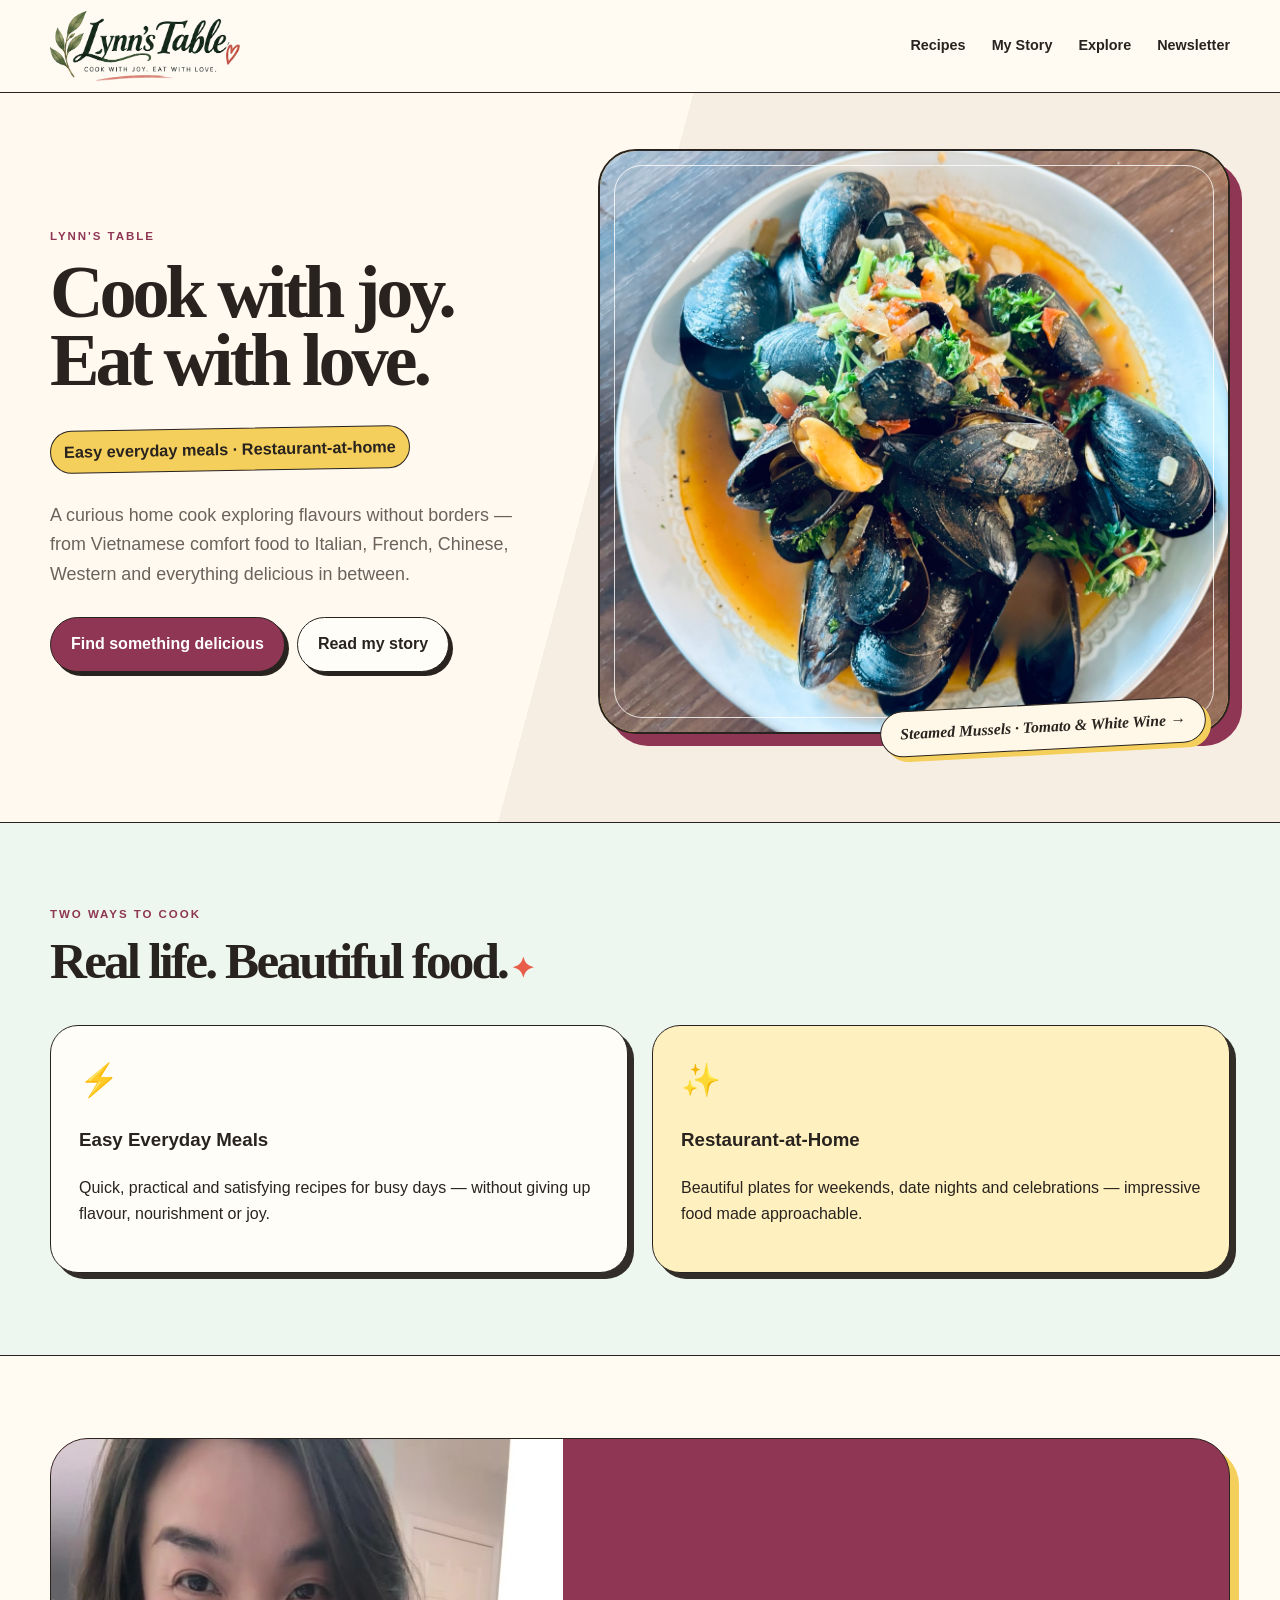
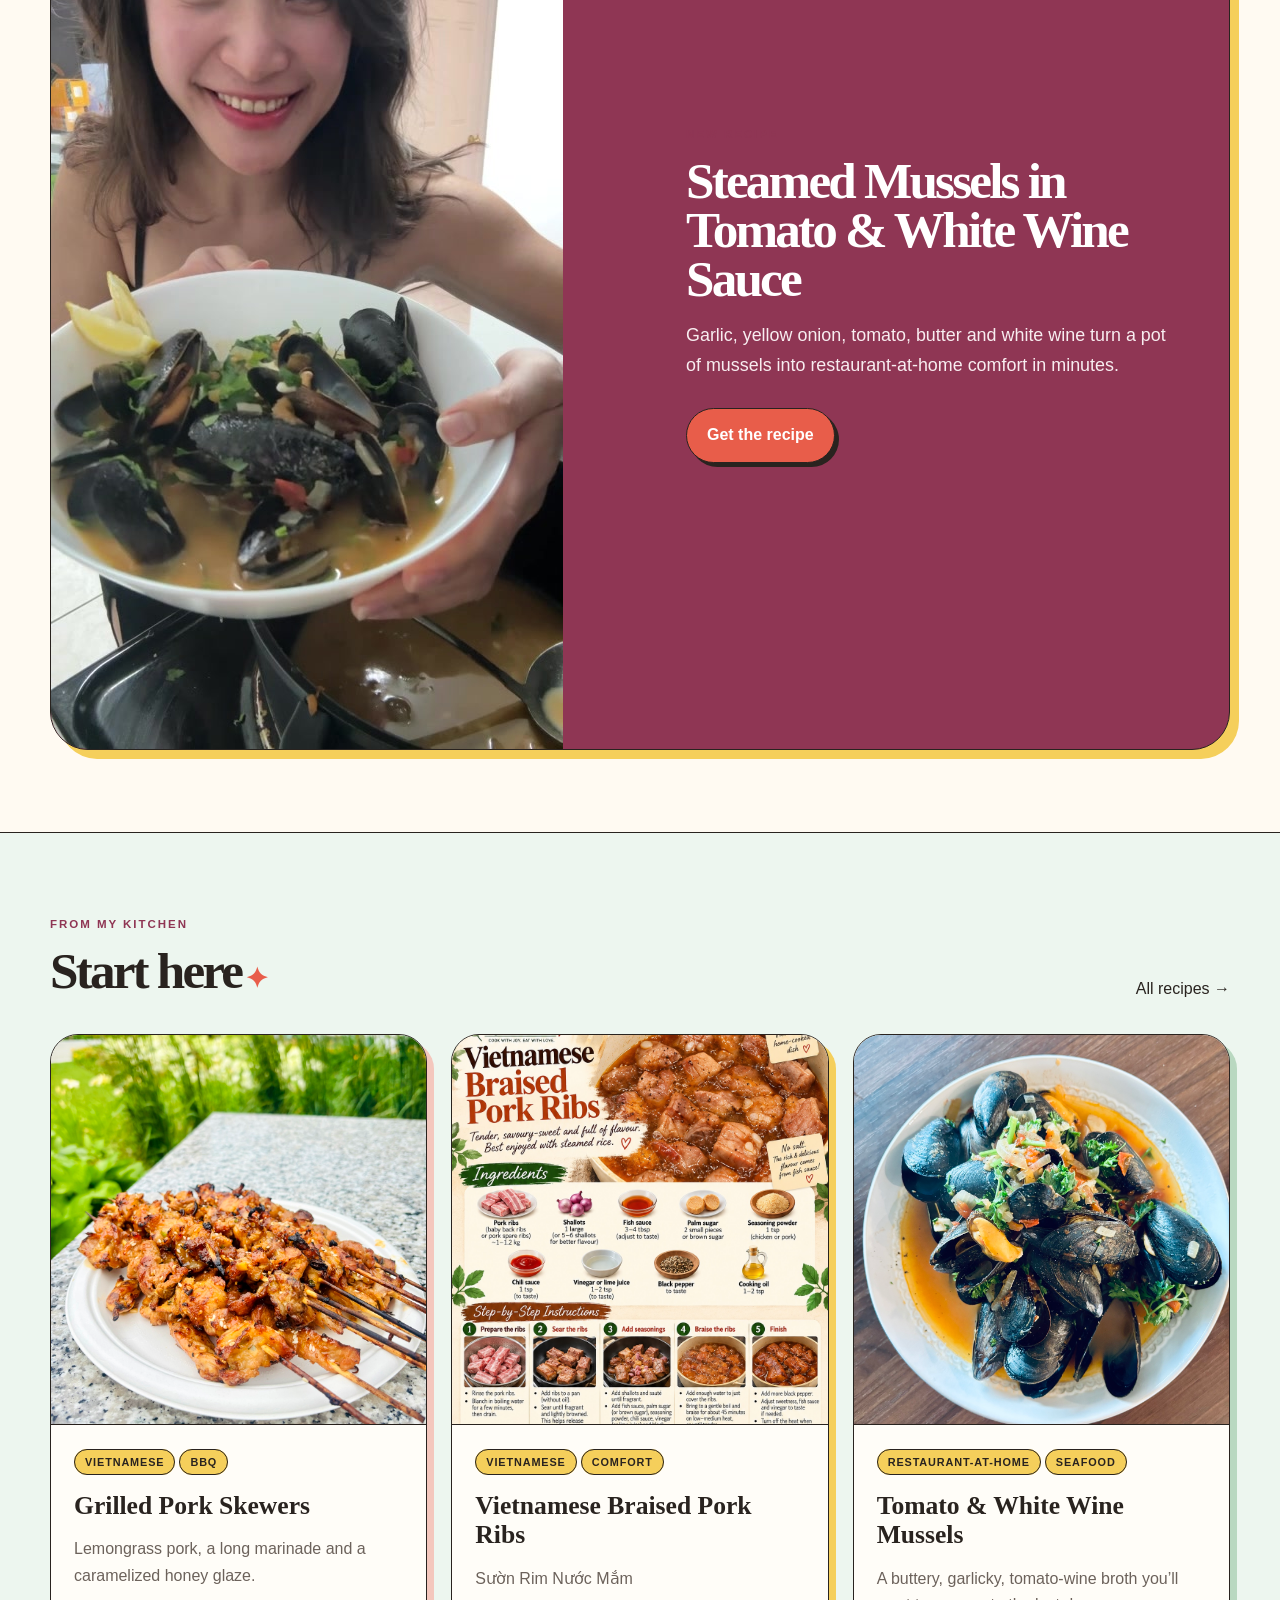
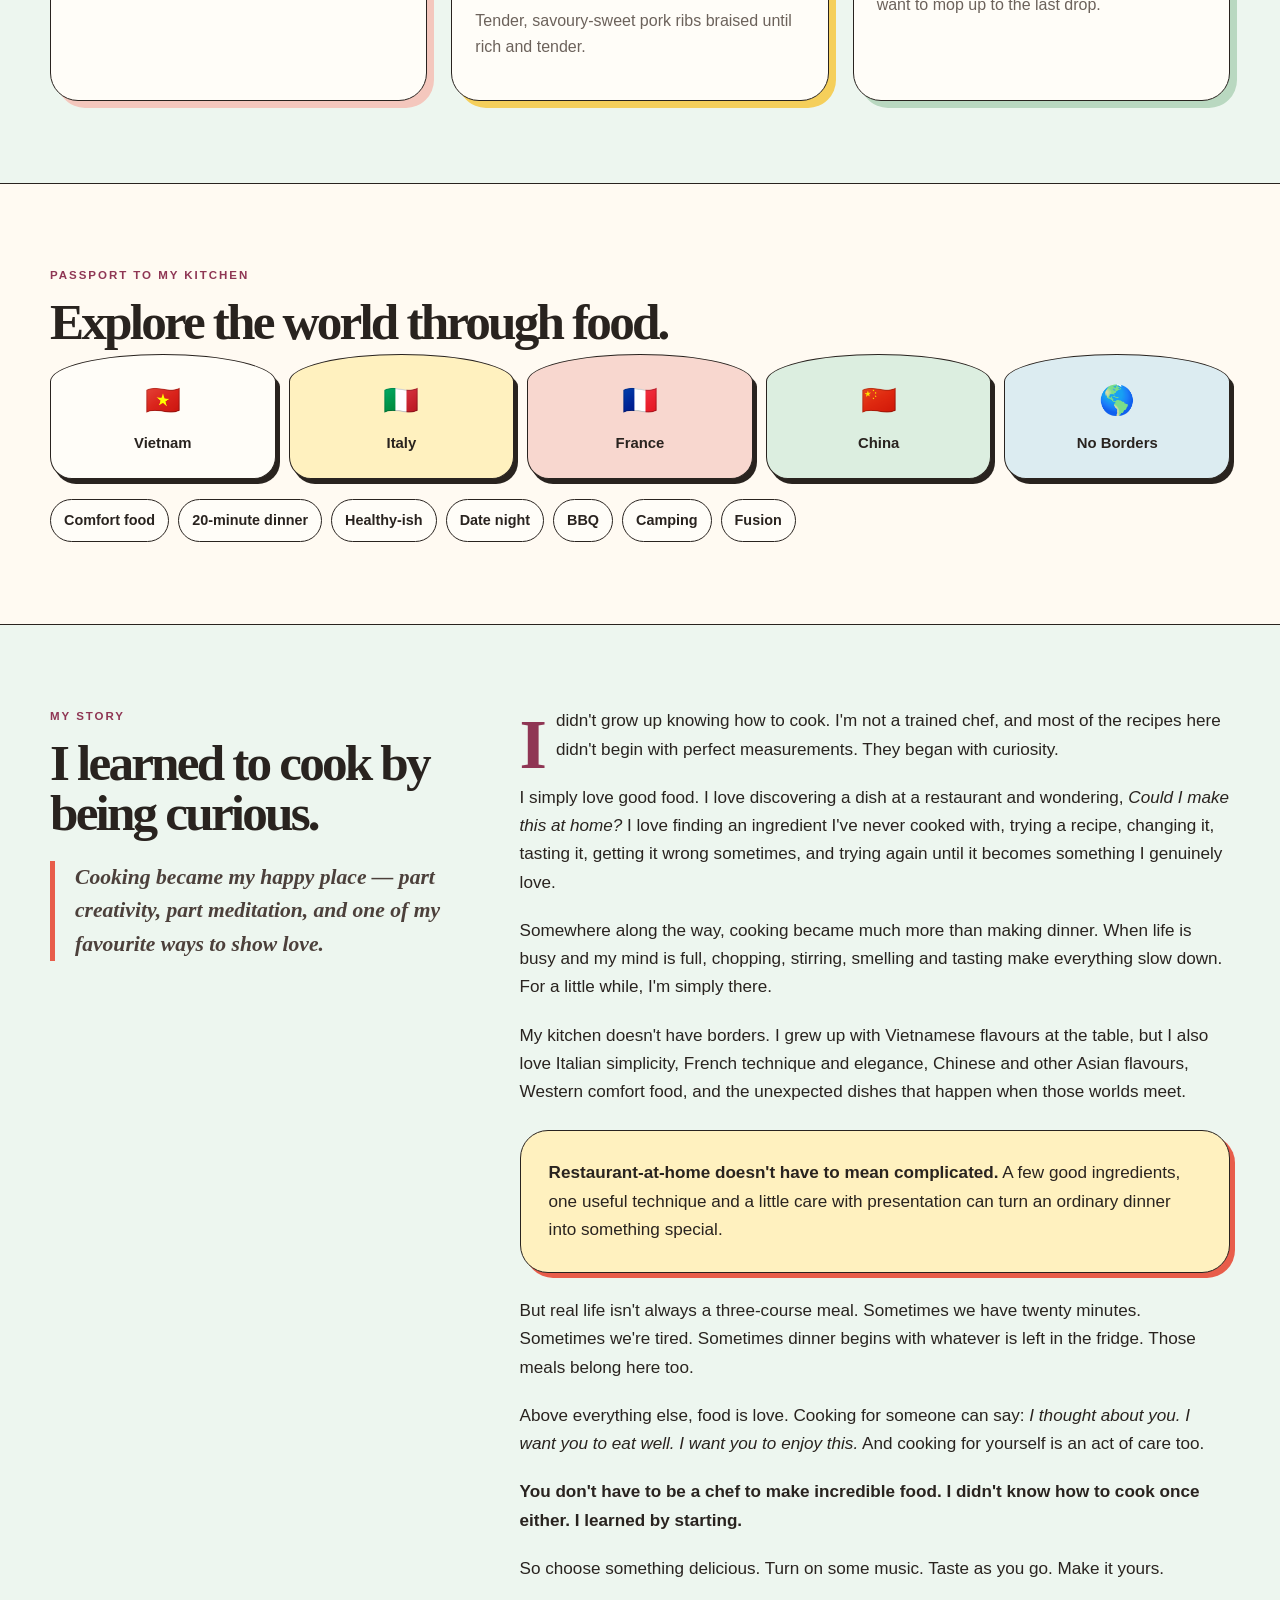
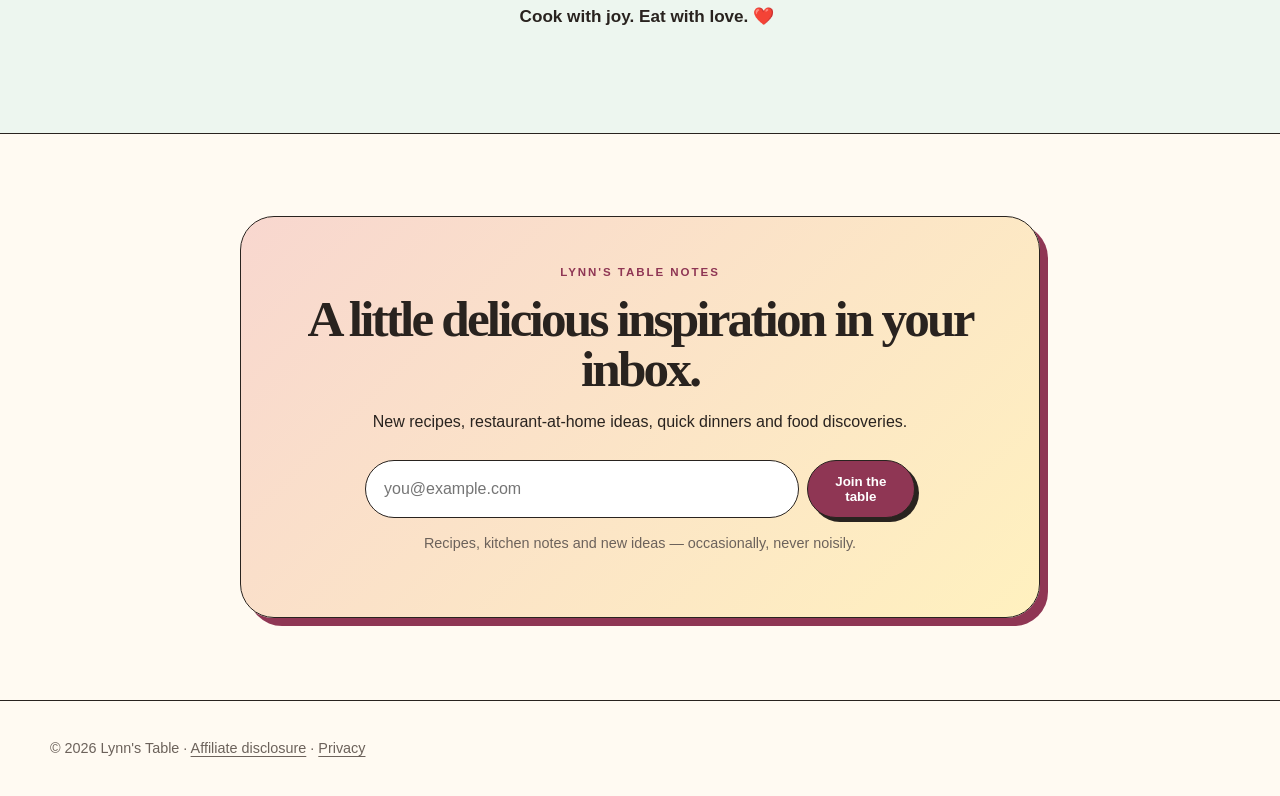
<file: index.html>
<!doctype html><html lang="en"><head><meta charset="utf-8"><meta name="viewport" content="width=device-width,initial-scale=1"><title>Lynn's Table — Cook with joy. Eat with love.</title><meta name="description" content="Easy everyday meals and restaurant-at-home recipes inspired by flavours from around the world."><link rel="canonical" href="https://lynns-table.lytho-ht.workers.dev/"><meta property="og:type" content="website"><meta property="og:title" content="Lynn's Table — Cook with joy. Eat with love."><meta property="og:description" content="Easy everyday meals and restaurant-at-home recipes inspired by flavours from around the world."><meta property="og:url" content="https://lynns-table.lytho-ht.workers.dev/"><meta property="og:site_name" content="Lynn's Table"><meta name="twitter:card" content="summary_large_image"><link rel="stylesheet" href="style.css"><link rel="icon" type="image/png" href="favicon.png"><link rel="apple-touch-icon" href="apple-touch-icon.png"></head><body><nav class="nav"><div class="container nav-inner"><a class="brand brand-image" href="index.html" aria-label="Lynn’s Table home"><img src="logo-primary.png" alt="Lynn’s Table — Cook with joy. Eat with love."></a><div class="nav-links"><a href="recipes.html">Recipes</a><a href="index.html#story">My Story</a><a href="index.html#world">Explore</a><a href="index.html#newsletter">Newsletter</a></div><button class="menu-btn" aria-label="Open menu">☰</button></div></nav>
<header class="hero"><div class="container hero-grid"><div><div class="eyebrow">Lynn's Table</div><h1>Cook with joy.<br>Eat with love.</h1><div class="hero-sub">Easy everyday meals · Restaurant-at-home</div><p class="lead">A curious home cook exploring flavours without borders — from Vietnamese comfort food to Italian, French, Chinese, Western and everything delicious in between.</p><div class="cta-row"><a class="btn primary" href="recipes.html">Find something delicious</a><a class="btn ghost" href="#story">Read my story</a></div></div><div class="hero-visual"><div class="hero-frame"><img src="hero-mussels-original.jpeg" alt="Steamed mussels in tomato and white wine sauce made by Lynn"></div><div class="hero-note">Steamed Mussels · Tomato & White Wine →</div></div></div></header>
<section class="section alt"><div class="container"><div class="section-head"><div><div class="eyebrow">Two ways to cook</div><h2>Real life. Beautiful food.</h2></div></div><div class="grid-2"><div class="promise"><div class="icon">⚡</div><h3>Easy Everyday Meals</h3><p>Quick, practical and satisfying recipes for busy days — without giving up flavour, nourishment or joy.</p></div><div class="promise"><div class="icon">✨</div><h3>Restaurant-at-Home</h3><p>Beautiful plates for weekends, date nights and celebrations — impressive food made approachable.</p></div></div></div></section>
<section class="section"><div class="container"><div class="feature-banner"><img src="mussels-clean-7.jpg" alt="Steamed mussels"><div class="feature-copy"><div class="eyebrow">New recipe</div><h2>Steamed Mussels in Tomato & White Wine Sauce</h2><p class="lead">Garlic, yellow onion, tomato, butter and white wine turn a pot of mussels into restaurant-at-home comfort in minutes.</p><div class="cta-row"><a class="btn coral" href="steamed-mussels.html">Get the recipe</a></div></div></div></div></section>
<section class="section alt"><div class="container"><div class="section-head"><div><div class="eyebrow">From my kitchen</div><h2>Start here</h2></div><a href="recipes.html">All recipes →</a></div><div class="grid-3"><a class="card" href="pork-skewers.html"><img src="pork-skewers-start-here.jpeg" alt="Vietnamese pork skewers"><div class="card-body"><span class="tag">Vietnamese</span><span class="tag">BBQ</span><h3>Grilled Pork Skewers</h3><p>Lemongrass pork, a long marinade and a caramelized honey glaze.</p></div></a><a class="card" href="suon-rim.html"><img src="suon-rim-card-en.jpg" alt="Vietnamese Braised Pork Ribs recipe card"><div class="card-body"><span class="tag">Vietnamese</span><span class="tag">Comfort</span><h3>Vietnamese Braised Pork Ribs</h3><p class="vn-name" lang="vi">Sườn Rim Nước Mắm</p><p>Tender, savoury-sweet pork ribs braised until rich and tender.</p></div></a><a class="card" href="steamed-mussels.html"><img src="hero-mussels-original.jpeg" alt="Steamed mussels in tomato and white wine sauce"><div class="card-body"><span class="tag">Restaurant-at-home</span><span class="tag">Seafood</span><h3>Tomato & White Wine Mussels</h3><p>A buttery, garlicky, tomato-wine broth you’ll want to mop up to the last drop.</p></div></a></div></div></section>
<section class="section" id="world"><div class="container"><div class="eyebrow">Passport to my kitchen</div><h2>Explore the world through food.</h2><div class="world-grid"><div class="world-card">🇻🇳<strong>Vietnam</strong></div><div class="world-card">🇮🇹<strong>Italy</strong></div><div class="world-card">🇫🇷<strong>France</strong></div><div class="world-card">🇨🇳<strong>China</strong></div><div class="world-card">🌎<strong>No Borders</strong></div></div><div class="chips" style="margin-top:20px"><span class="chip">Comfort food</span><span class="chip">20-minute dinner</span><span class="chip">Healthy-ish</span><span class="chip">Date night</span><span class="chip">BBQ</span><span class="chip">Camping</span><span class="chip">Fusion</span></div></div></section>
<section class="section alt" id="story"><div class="container story"><div class="story-sticky"><div class="eyebrow">My story</div><h2>I learned to cook by being curious.</h2><div class="quote">Cooking became my happy place — part creativity, part meditation, and one of my favourite ways to show love.</div></div><div class="story-copy"><p class="dropcap">I didn't grow up knowing how to cook. I'm not a trained chef, and most of the recipes here didn't begin with perfect measurements. They began with curiosity.</p><p>I simply love good food. I love discovering a dish at a restaurant and wondering, <em>Could I make this at home?</em> I love finding an ingredient I've never cooked with, trying a recipe, changing it, tasting it, getting it wrong sometimes, and trying again until it becomes something I genuinely love.</p><p>Somewhere along the way, cooking became much more than making dinner. When life is busy and my mind is full, chopping, stirring, smelling and tasting make everything slow down. For a little while, I'm simply there.</p><p>My kitchen doesn't have borders. I grew up with Vietnamese flavours at the table, but I also love Italian simplicity, French technique and elegance, Chinese and other Asian flavours, Western comfort food, and the unexpected dishes that happen when those worlds meet.</p><div class="callout"><strong>Restaurant-at-home doesn't have to mean complicated.</strong> A few good ingredients, one useful technique and a little care with presentation can turn an ordinary dinner into something special.</div><p>But real life isn't always a three-course meal. Sometimes we have twenty minutes. Sometimes we're tired. Sometimes dinner begins with whatever is left in the fridge. Those meals belong here too.</p><p>Above everything else, food is love. Cooking for someone can say: <em>I thought about you. I want you to eat well. I want you to enjoy this.</em> And cooking for yourself is an act of care too.</p><p><strong>You don't have to be a chef to make incredible food. I didn't know how to cook once either. I learned by starting.</strong></p><p>So choose something delicious. Turn on some music. Taste as you go. Make it yours.</p><p><strong>Cook with joy. Eat with love. ❤️</strong></p></div></div></section>
<section class="section" id="newsletter"><div class="container newsletter"><div class="eyebrow">Lynn's Table Notes</div><h2>A little delicious inspiration in your inbox.</h2><p>New recipes, restaurant-at-home ideas, quick dinners and food discoveries.</p><form id="newsletterForm"><input type="email" placeholder="you@example.com" required><button class="btn primary" type="submit">Join the table</button></form><p class="note">Recipes, kitchen notes and new ideas — occasionally, never noisily.</p></div></section>
<footer class="footer"><div class="container">© 2026 Lynn's Table · <a href="disclosure.html">Affiliate disclosure</a> · <a href="privacy.html">Privacy</a></div></footer><script src="script.js"></script></body></html>
</file>
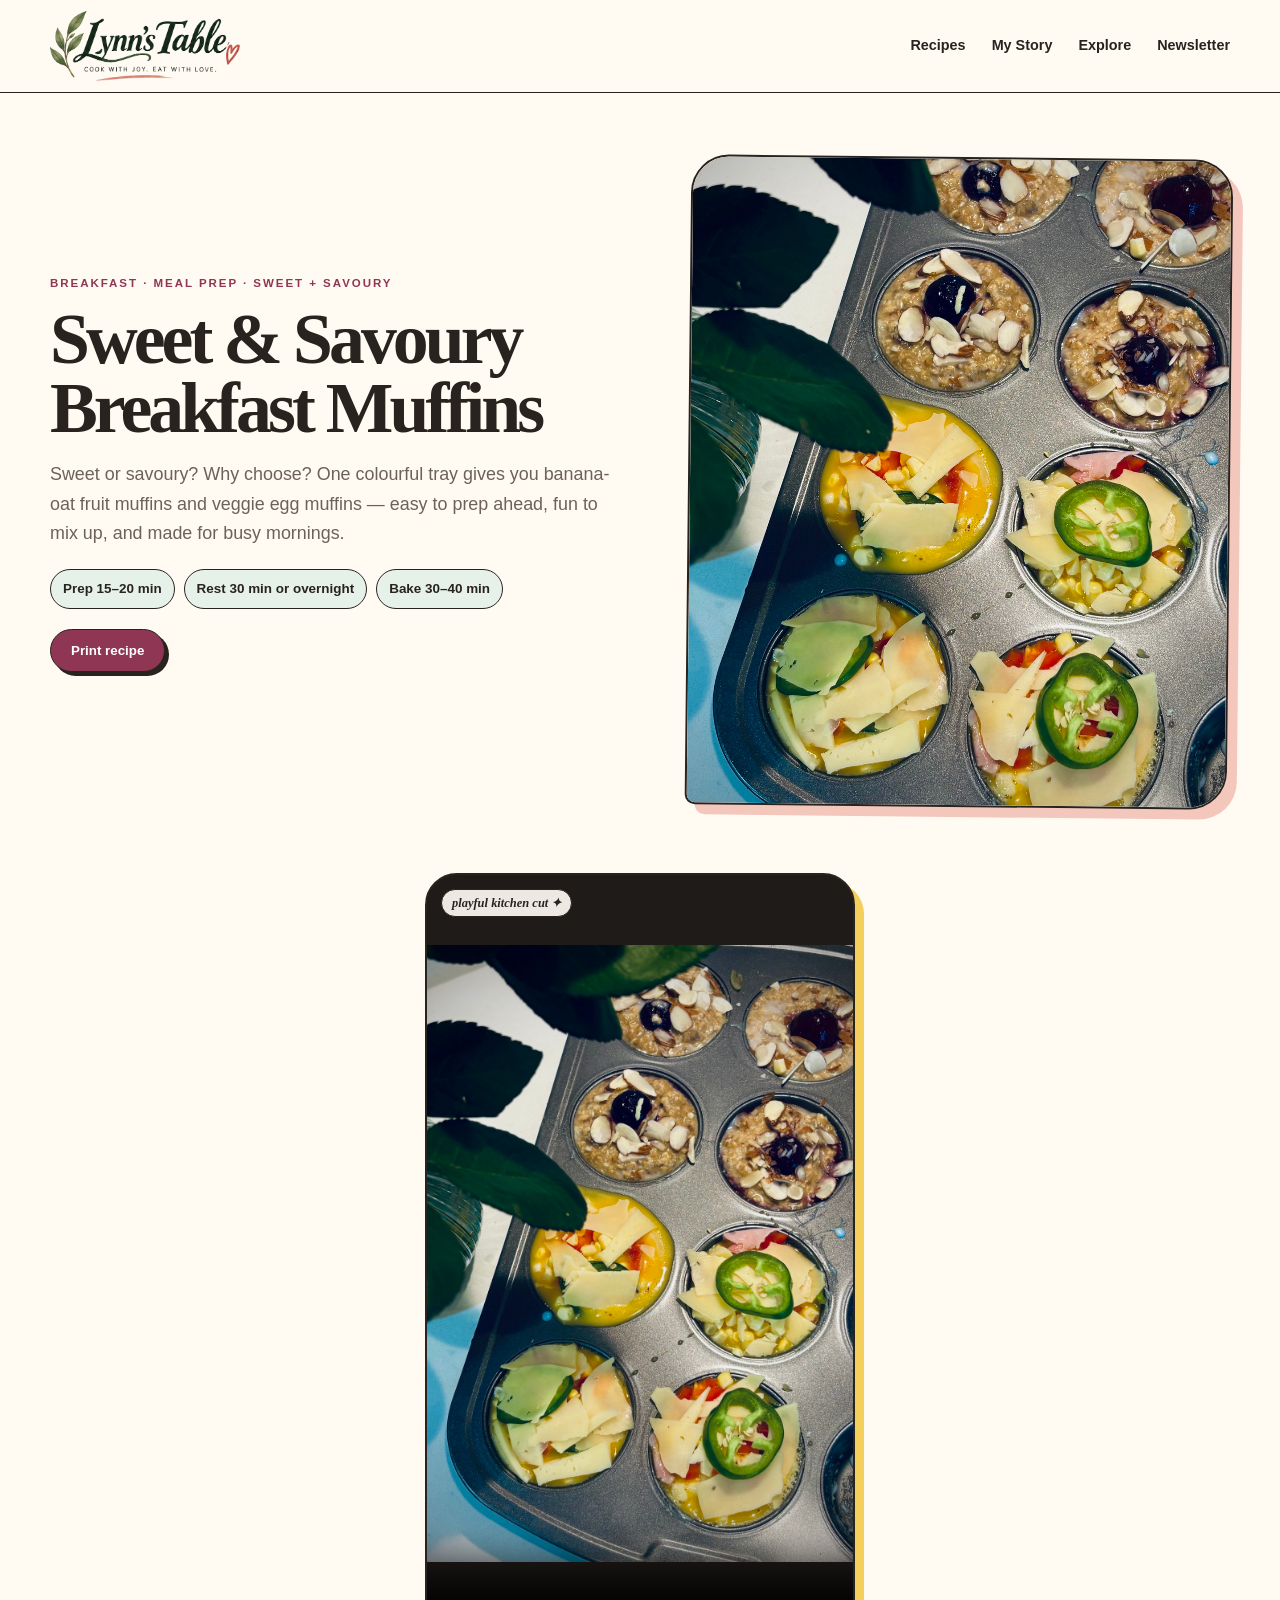
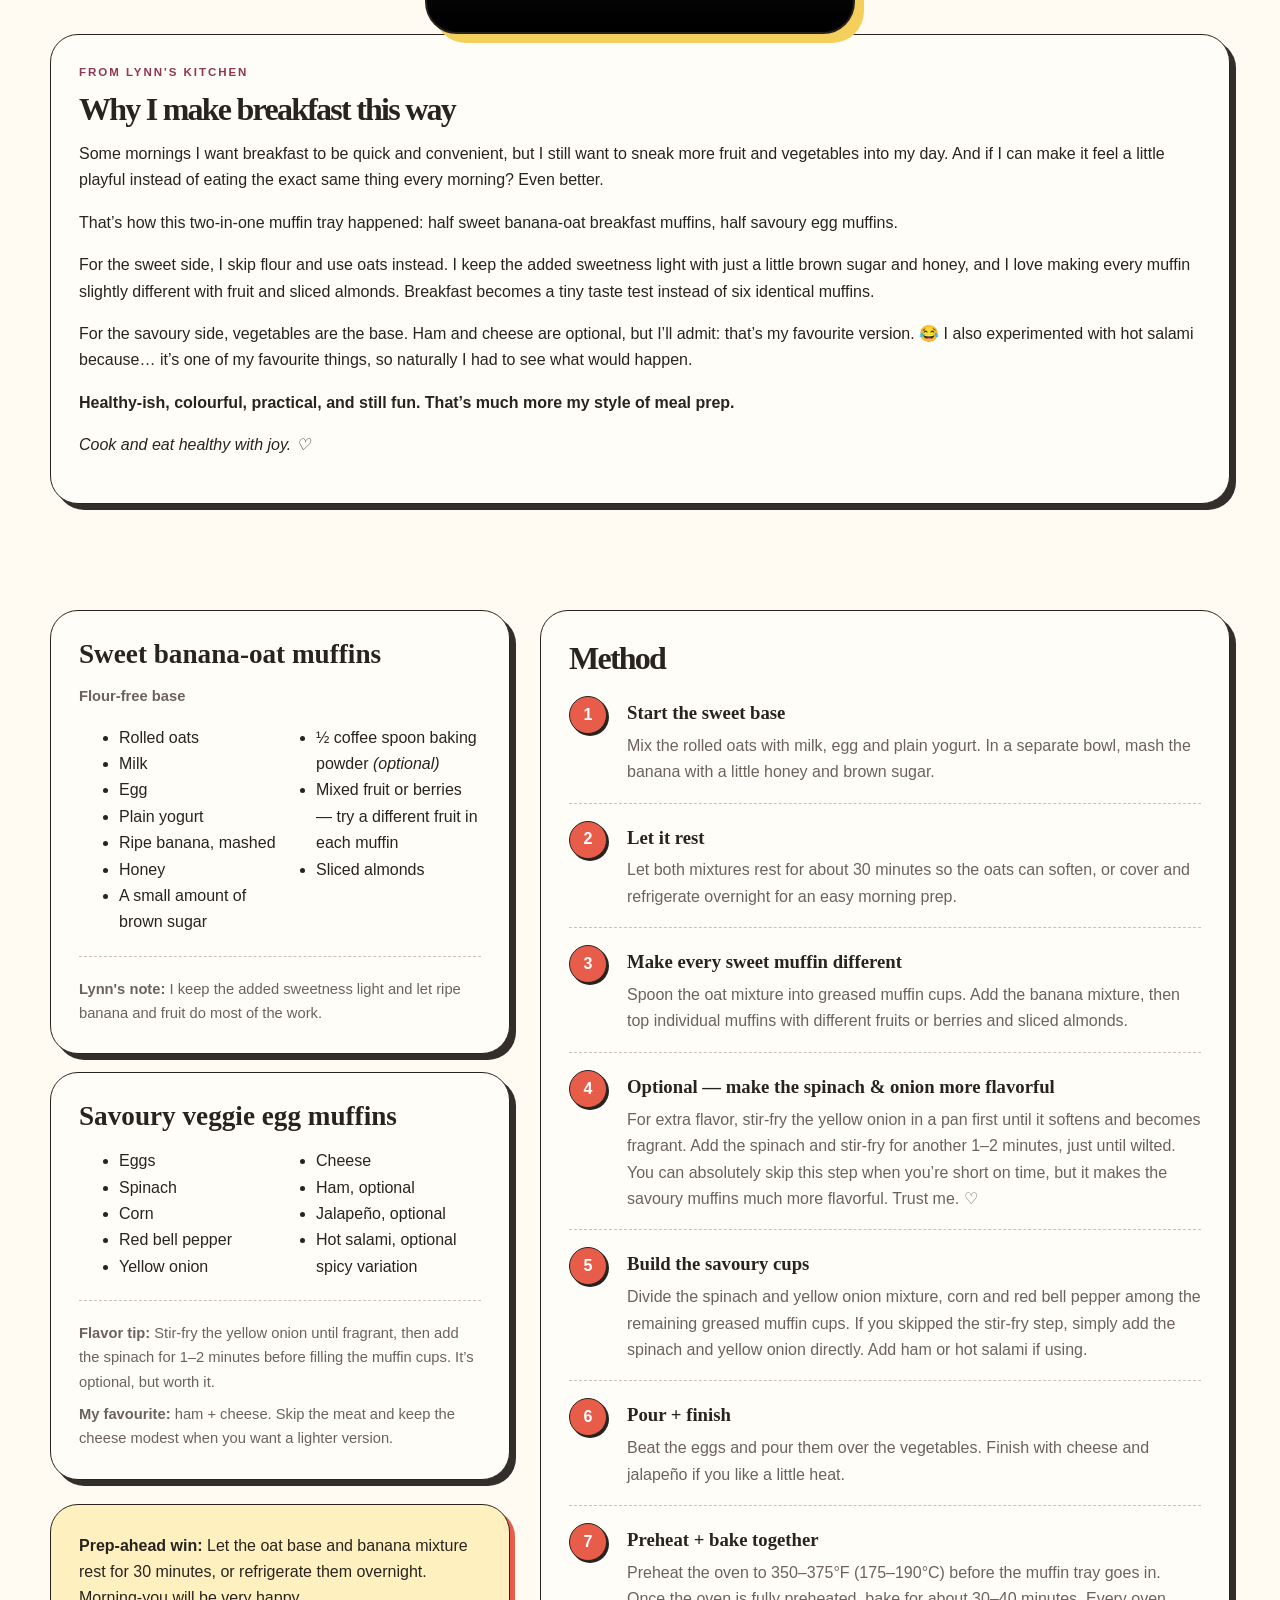
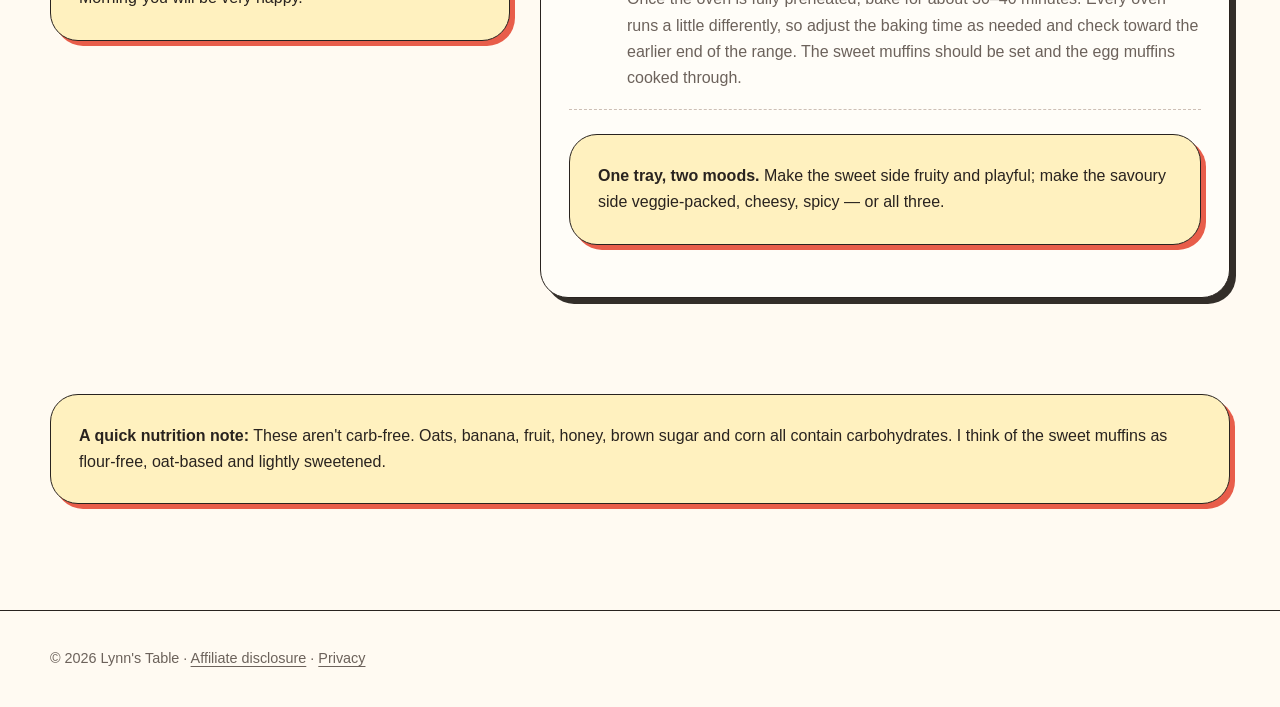
<file: breakfast-muffins.html>
<!doctype html><html lang="en"><head><meta charset="utf-8"><meta name="viewport" content="width=device-width,initial-scale=1">
<title>Sweet & Savoury Breakfast Muffins — Lynn's Table</title>
<meta name="description" content="Two ways, one tray: flour-free banana-oat fruit muffins and colourful veggie egg muffins for an easy make-ahead breakfast.">
<link rel="canonical" href="https://lynns-table.lytho-ht.workers.dev/breakfast-muffins.html">
<meta property="og:type" content="website"><meta property="og:title" content="Sweet & Savoury Breakfast Muffins — Lynn's Table">
<meta property="og:description" content="Two ways, one tray: banana-oat fruit muffins plus colourful veggie egg muffins.">
<meta property="og:url" content="https://lynns-table.lytho-ht.workers.dev/breakfast-muffins.html"><meta property="og:site_name" content="Lynn's Table">
<meta property="og:image" content="https://lynns-table.lytho-ht.workers.dev/breakfast-muffins.jpg">
<meta name="twitter:card" content="summary_large_image"><link rel="stylesheet" href="style.css">
<link rel="icon" type="image/png" href="favicon.png"><link rel="apple-touch-icon" href="apple-touch-icon.png">
<script type="application/ld+json">{"@context":"https://schema.org","@type":"Recipe","name":"Sweet & Savoury Breakfast Muffins","author":{"@type":"Person","name":"Lynn"},"description":"A two-in-one breakfast tray with banana-oat fruit muffins and savoury veggie egg muffins.","prepTime":"PT20M","cookTime":"PT30M","keywords":"breakfast muffins, oat muffins, egg muffins, meal prep, flour-free","image":"https://lynns-table.lytho-ht.workers.dev/breakfast-muffins.jpg"}</script>
</head><body>
<nav class="nav"><div class="container nav-inner"><a class="brand brand-image" href="index.html" aria-label="Lynn’s Table home"><img src="logo-primary.png" alt="Lynn’s Table — Cook with joy. Eat with love."></a><div class="nav-links"><a href="recipes.html">Recipes</a><a href="index.html#story">My Story</a><a href="index.html#world">Explore</a><a href="index.html#newsletter">Newsletter</a></div><button class="menu-btn" aria-label="Open menu">☰</button></div></nav>
<main class="container">
<section class="recipe-hero"><div><div class="eyebrow">Breakfast · Meal prep · Sweet + savoury</div><h1>Sweet &amp; Savoury Breakfast Muffins</h1>
<p class="lead">Sweet or savoury? Why choose? One colourful tray gives you banana-oat fruit muffins and veggie egg muffins — easy to prep ahead, fun to mix up, and made for busy mornings.</p>
<div class="recipe-meta"><span class="meta">Prep 15–20 min</span><span class="meta">Rest 30 min or overnight</span><span class="meta">Bake 30–40 min</span></div>
<div class="recipe-tools"><button class="btn primary" onclick="printRecipe()">Print recipe</button></div></div>
<img src="breakfast-muffins.jpg" alt="Sweet and savoury breakfast muffins"></section>

<section class="section story-video-section" style="padding-top:20px" id="story">
<div class="story-video-grid">
  <div class="video-wrap"><video controls playsinline poster="breakfast-muffins.jpg"><source src="breakfast-muffins-video.mp4" type="video/mp4">Your browser does not support video.</video></div>
  <div class="story-next-video"><div class="panel"><div class="eyebrow">From Lynn's kitchen</div><h2>Why I make breakfast this way</h2>
<p>Some mornings I want breakfast to be quick and convenient, but I still want to sneak more fruit and vegetables into my day. And if I can make it feel a little playful instead of eating the exact same thing every morning? Even better.</p>
<p>That’s how this two-in-one muffin tray happened: half sweet banana-oat breakfast muffins, half savoury egg muffins.</p>
<p>For the sweet side, I skip flour and use oats instead. I keep the added sweetness light with just a little brown sugar and honey, and I love making every muffin slightly different with fruit and sliced almonds. Breakfast becomes a tiny taste test instead of six identical muffins.</p>
<p>For the savoury side, vegetables are the base. Ham and cheese are optional, but I’ll admit: that’s my favourite version. 😂 I also experimented with hot salami because… it’s one of my favourite things, so naturally I had to see what would happen.</p>
<p><strong>Healthy-ish, colourful, practical, and still fun. That’s much more my style of meal prep.</strong></p>
<p><em>Cook and eat healthy with joy. ♡</em></p></div></div>
</div>
</section>

<section class="recipe-layout"><div>
<div class="recipe-card"><h3>Sweet banana-oat muffins</h3>
<p class="small"><strong>Flour-free base</strong></p>
<ul class="recipe-list"><li>Rolled oats</li><li>Milk</li><li>Egg</li><li>Plain yogurt</li><li>Ripe banana, mashed</li><li>Honey</li><li>A small amount of brown sugar</li><li>½ coffee spoon baking powder <em>(optional)</em></li><li>Mixed fruit or berries — try a different fruit in each muffin</li><li>Sliced almonds</li></ul>
<hr><div class="small"><strong>Lynn's note:</strong> I keep the added sweetness light and let ripe banana and fruit do most of the work.</div></div>
<div class="recipe-card" style="margin-top:18px"><h3>Savoury veggie egg muffins</h3>
<ul class="recipe-list"><li>Eggs</li><li>Spinach</li><li>Corn</li><li>Red bell pepper</li><li>Yellow onion</li><li>Cheese</li><li>Ham, optional</li><li>Jalapeño, optional</li><li>Hot salami, optional spicy variation</li></ul>
<hr><div class="small"><strong>Flavor tip:</strong> Stir-fry the yellow onion until fragrant, then add the spinach for 1–2 minutes before filling the muffin cups. It’s optional, but worth it.</div><div class="small" style="margin-top:8px"><strong>My favourite:</strong> ham + cheese. Skip the meat and keep the cheese modest when you want a lighter version.</div></div>
<div class="callout"><strong>Prep-ahead win:</strong> Let the oat base and banana mixture rest for 30 minutes, or refrigerate them overnight. Morning-you will be very happy.</div>
</div>

<div class="panel"><h2>Method</h2>
<div class="step"><div class="step-num">1</div><div><h3>Start the sweet base</h3><p>Mix the rolled oats with milk, egg and plain yogurt. In a separate bowl, mash the banana with a little honey and brown sugar.</p></div></div>
<div class="step"><div class="step-num">2</div><div><h3>Let it rest</h3><p>Let both mixtures rest for about 30 minutes so the oats can soften, or cover and refrigerate overnight for an easy morning prep.</p></div></div>
<div class="step"><div class="step-num">3</div><div><h3>Make every sweet muffin different</h3><p>Spoon the oat mixture into greased muffin cups. Add the banana mixture, then top individual muffins with different fruits or berries and sliced almonds.</p></div></div>
<div class="step"><div class="step-num">4</div><div><h3>Optional — make the spinach &amp; onion more flavorful</h3><p>For extra flavor, stir-fry the yellow onion in a pan first until it softens and becomes fragrant. Add the spinach and stir-fry for another 1–2 minutes, just until wilted. You can absolutely skip this step when you’re short on time, but it makes the savoury muffins much more flavorful. Trust me. ♡</p></div></div>
<div class="step"><div class="step-num">5</div><div><h3>Build the savoury cups</h3><p>Divide the spinach and yellow onion mixture, corn and red bell pepper among the remaining greased muffin cups. If you skipped the stir-fry step, simply add the spinach and yellow onion directly. Add ham or hot salami if using.</p></div></div>
<div class="step"><div class="step-num">6</div><div><h3>Pour + finish</h3><p>Beat the eggs and pour them over the vegetables. Finish with cheese and jalapeño if you like a little heat.</p></div></div>
<div class="step"><div class="step-num">7</div><div><h3>Preheat + bake together</h3><p>Preheat the oven to 350–375°F (175–190°C) before the muffin tray goes in. Once the oven is fully preheated, bake for about 30–40 minutes. Every oven runs a little differently, so adjust the baking time as needed and check toward the earlier end of the range. The sweet muffins should be set and the egg muffins cooked through.</p></div></div>
<div class="callout"><strong>One tray, two moods.</strong> Make the sweet side fruity and playful; make the savoury side veggie-packed, cheesy, spicy — or all three.</div>
</div></section>



<section class="section" style="padding-top:0"><div class="callout"><strong>A quick nutrition note:</strong> These aren't carb-free. Oats, banana, fruit, honey, brown sugar and corn all contain carbohydrates. I think of the sweet muffins as flour-free, oat-based and lightly sweetened.</div></section>
</main>
<footer class="footer"><div class="container">© 2026 Lynn's Table · <a href="disclosure.html">Affiliate disclosure</a> · <a href="privacy.html">Privacy</a></div></footer><script src="script.js"></script></body></html>
</file>
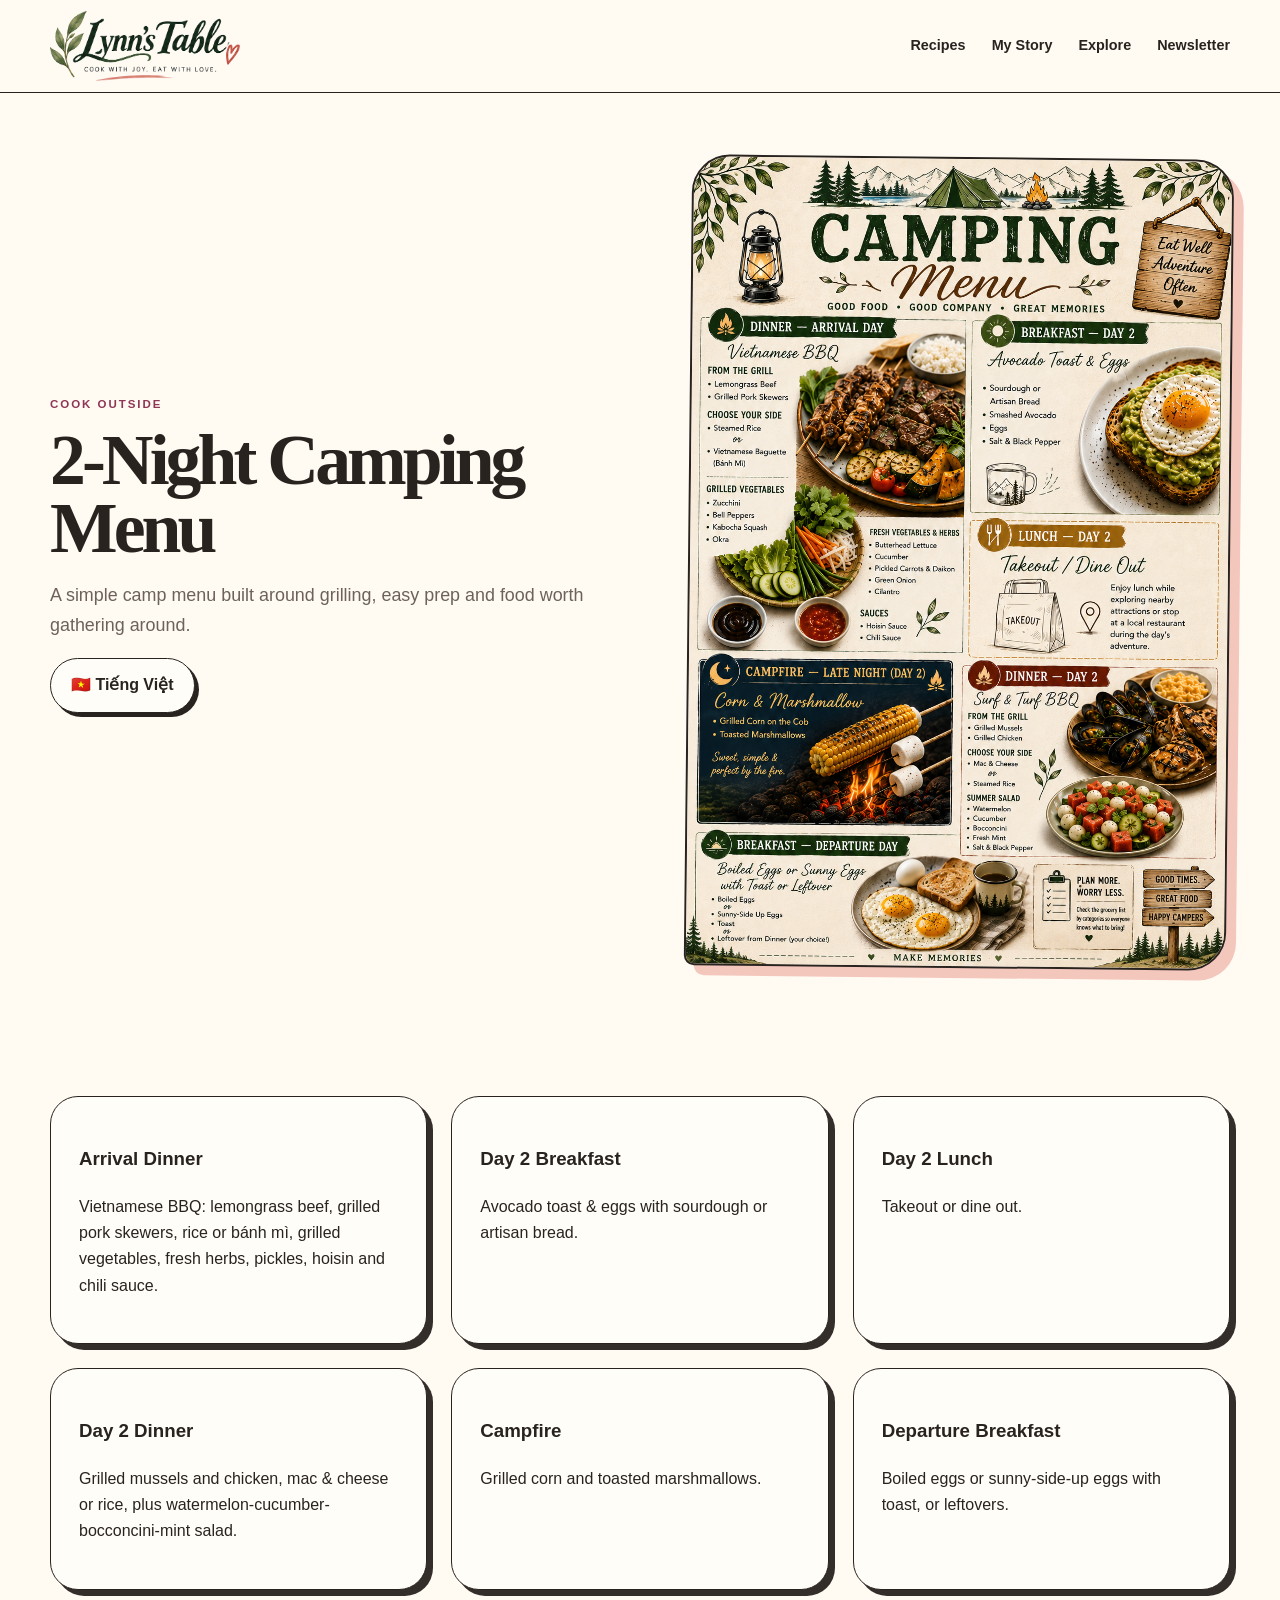
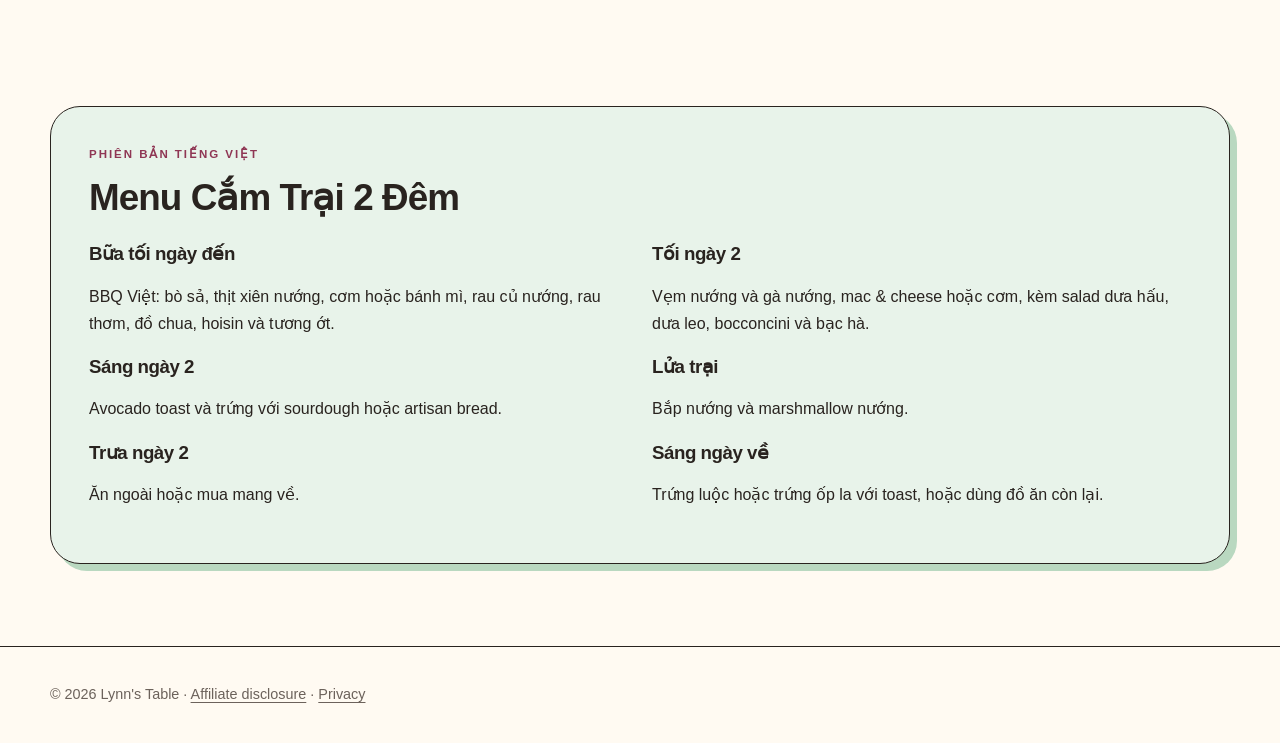
<file: camping-menu.html>
<!doctype html><html lang="en"><head><meta charset="utf-8"><meta name="viewport" content="width=device-width,initial-scale=1"><title>2-Night Camping Menu — Lynn's Table</title><meta name="description" content="A two-night camping food plan with Vietnamese BBQ, breakfast, grilled seafood and campfire favourites."><link rel="canonical" href="https://lynns-table.lytho-ht.workers.dev/camping-menu.html"><meta property="og:type" content="website"><meta property="og:title" content="2-Night Camping Menu — Lynn's Table"><meta property="og:description" content="A two-night camping food plan with Vietnamese BBQ, breakfast, grilled seafood and campfire favourites."><meta property="og:url" content="https://lynns-table.lytho-ht.workers.dev/camping-menu.html"><meta property="og:site_name" content="Lynn's Table"><meta name="twitter:card" content="summary_large_image"><link rel="stylesheet" href="style.css"><link rel="icon" type="image/png" href="favicon.png"><link rel="apple-touch-icon" href="apple-touch-icon.png"></head><body><nav class="nav"><div class="container nav-inner"><a class="brand brand-image" href="index.html" aria-label="Lynn’s Table home"><img src="logo-primary.png" alt="Lynn’s Table — Cook with joy. Eat with love."></a><div class="nav-links"><a href="recipes.html">Recipes</a><a href="index.html#story">My Story</a><a href="index.html#world">Explore</a><a href="index.html#newsletter">Newsletter</a></div><button class="menu-btn" aria-label="Open menu">☰</button></div></nav><main class="container"><section class="recipe-hero"><div><div class="eyebrow">Cook outside</div><h1>2-Night Camping Menu</h1><p class="lead">A simple camp menu built around grilling, easy prep and food worth gathering around.</p><div class="recipe-tools"><a class="btn ghost" href="#vietnamese">🇻🇳 Tiếng Việt</a></div></div><img class="full-recipe-art" src="camping-menu.png" alt="Full 2-night camping menu card"></section><section class="section grid-3"><div class="panel"><h3>Arrival Dinner</h3><p>Vietnamese BBQ: lemongrass beef, grilled pork skewers, rice or bánh mì, grilled vegetables, fresh herbs, pickles, hoisin and chili sauce.</p></div><div class="panel"><h3>Day 2 Breakfast</h3><p>Avocado toast & eggs with sourdough or artisan bread.</p></div><div class="panel"><h3>Day 2 Lunch</h3><p>Takeout or dine out.</p></div><div class="panel"><h3>Day 2 Dinner</h3><p>Grilled mussels and chicken, mac & cheese or rice, plus watermelon-cucumber-bocconcini-mint salad.</p></div><div class="panel"><h3>Campfire</h3><p>Grilled corn and toasted marshmallows.</p></div><div class="panel"><h3>Departure Breakfast</h3><p>Boiled eggs or sunny-side-up eggs with toast, or leftovers.</p></div></section><section class="vi-section" id="vietnamese" lang="vi"><div class="eyebrow">Phiên bản tiếng Việt</div><h2>Menu Cắm Trại 2 Đêm</h2><div class="grid-2"><div><h3>Bữa tối ngày đến</h3><p>BBQ Việt: bò sả, thịt xiên nướng, cơm hoặc bánh mì, rau củ nướng, rau thơm, đồ chua, hoisin và tương ớt.</p><h3>Sáng ngày 2</h3><p>Avocado toast và trứng với sourdough hoặc artisan bread.</p><h3>Trưa ngày 2</h3><p>Ăn ngoài hoặc mua mang về.</p></div><div><h3>Tối ngày 2</h3><p>Vẹm nướng và gà nướng, mac & cheese hoặc cơm, kèm salad dưa hấu, dưa leo, bocconcini và bạc hà.</p><h3>Lửa trại</h3><p>Bắp nướng và marshmallow nướng.</p><h3>Sáng ngày về</h3><p>Trứng luộc hoặc trứng ốp la với toast, hoặc dùng đồ ăn còn lại.</p></div></div></section></main><footer class="footer"><div class="container">© 2026 Lynn's Table · <a href="disclosure.html">Affiliate disclosure</a> · <a href="privacy.html">Privacy</a></div></footer><script src="script.js"></script></body></html>
</file>
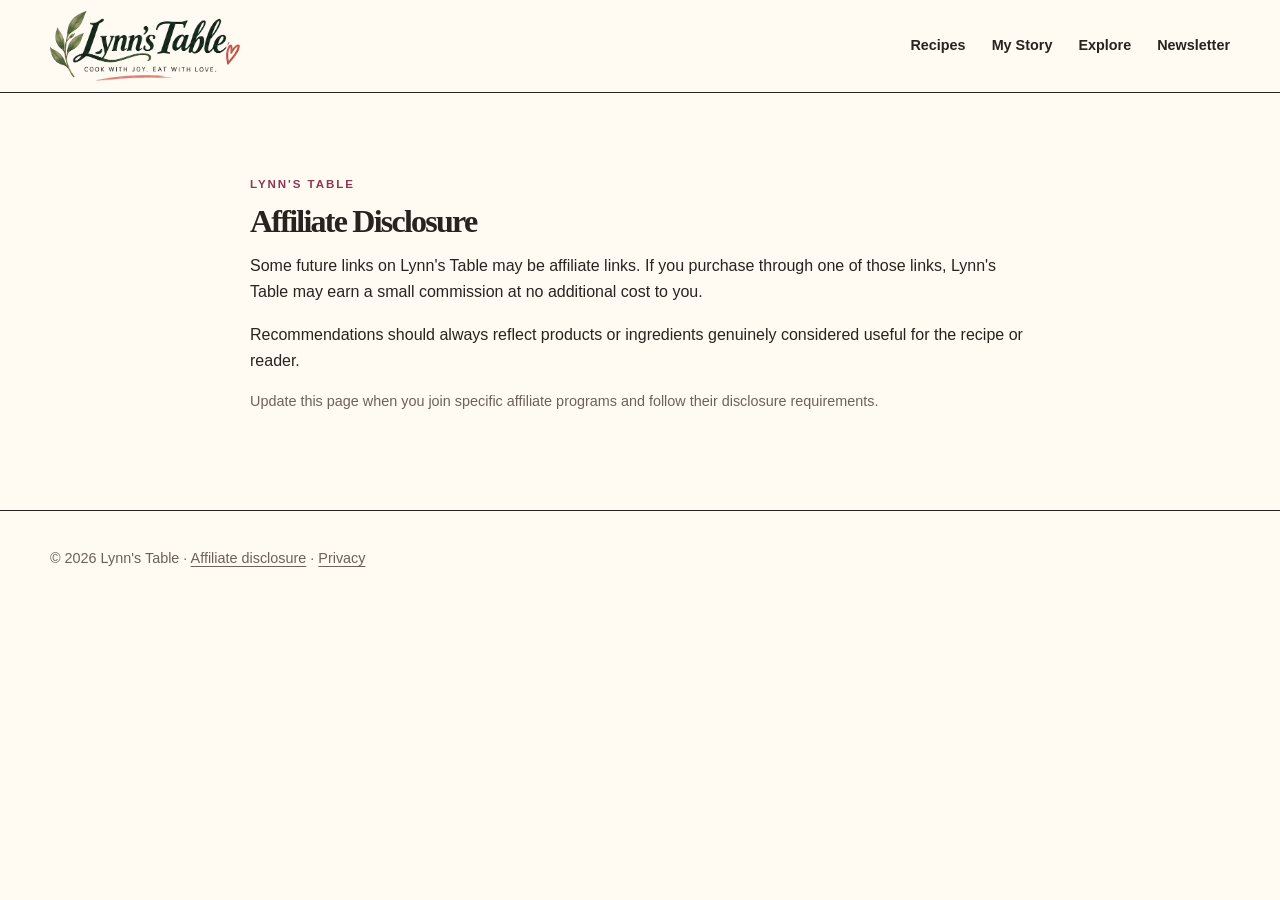
<file: disclosure.html>
<!doctype html><html lang="en"><head><meta charset="utf-8"><meta name="viewport" content="width=device-width,initial-scale=1"><title>Affiliate Disclosure — Lynn's Table</title><meta name="description" content="Affiliate disclosure for Lynn's Table."><link rel="stylesheet" href="style.css"><link rel="icon" type="image/png" href="favicon.png"><link rel="apple-touch-icon" href="apple-touch-icon.png"></head><body><nav class="nav"><div class="container nav-inner"><a class="brand brand-image" href="index.html" aria-label="Lynn’s Table home"><img src="logo-primary.png" alt="Lynn’s Table — Cook with joy. Eat with love."></a><div class="nav-links"><a href="recipes.html">Recipes</a><a href="index.html#story">My Story</a><a href="index.html#world">Explore</a><a href="index.html#newsletter">Newsletter</a></div><button class="menu-btn" aria-label="Open menu">☰</button></div></nav><main class="section"><div class="container" style="max-width:780px"><div class="eyebrow">Lynn's Table</div><h1>Affiliate Disclosure</h1><p>Some future links on Lynn's Table may be affiliate links. If you purchase through one of those links, Lynn's Table may earn a small commission at no additional cost to you.</p><p>Recommendations should always reflect products or ingredients genuinely considered useful for the recipe or reader.</p><p class="note">Update this page when you join specific affiliate programs and follow their disclosure requirements.</p></div></main><footer class="footer"><div class="container">© 2026 Lynn's Table · <a href="disclosure.html">Affiliate disclosure</a> · <a href="privacy.html">Privacy</a></div></footer><script src="script.js"></script></body></html>
</file>
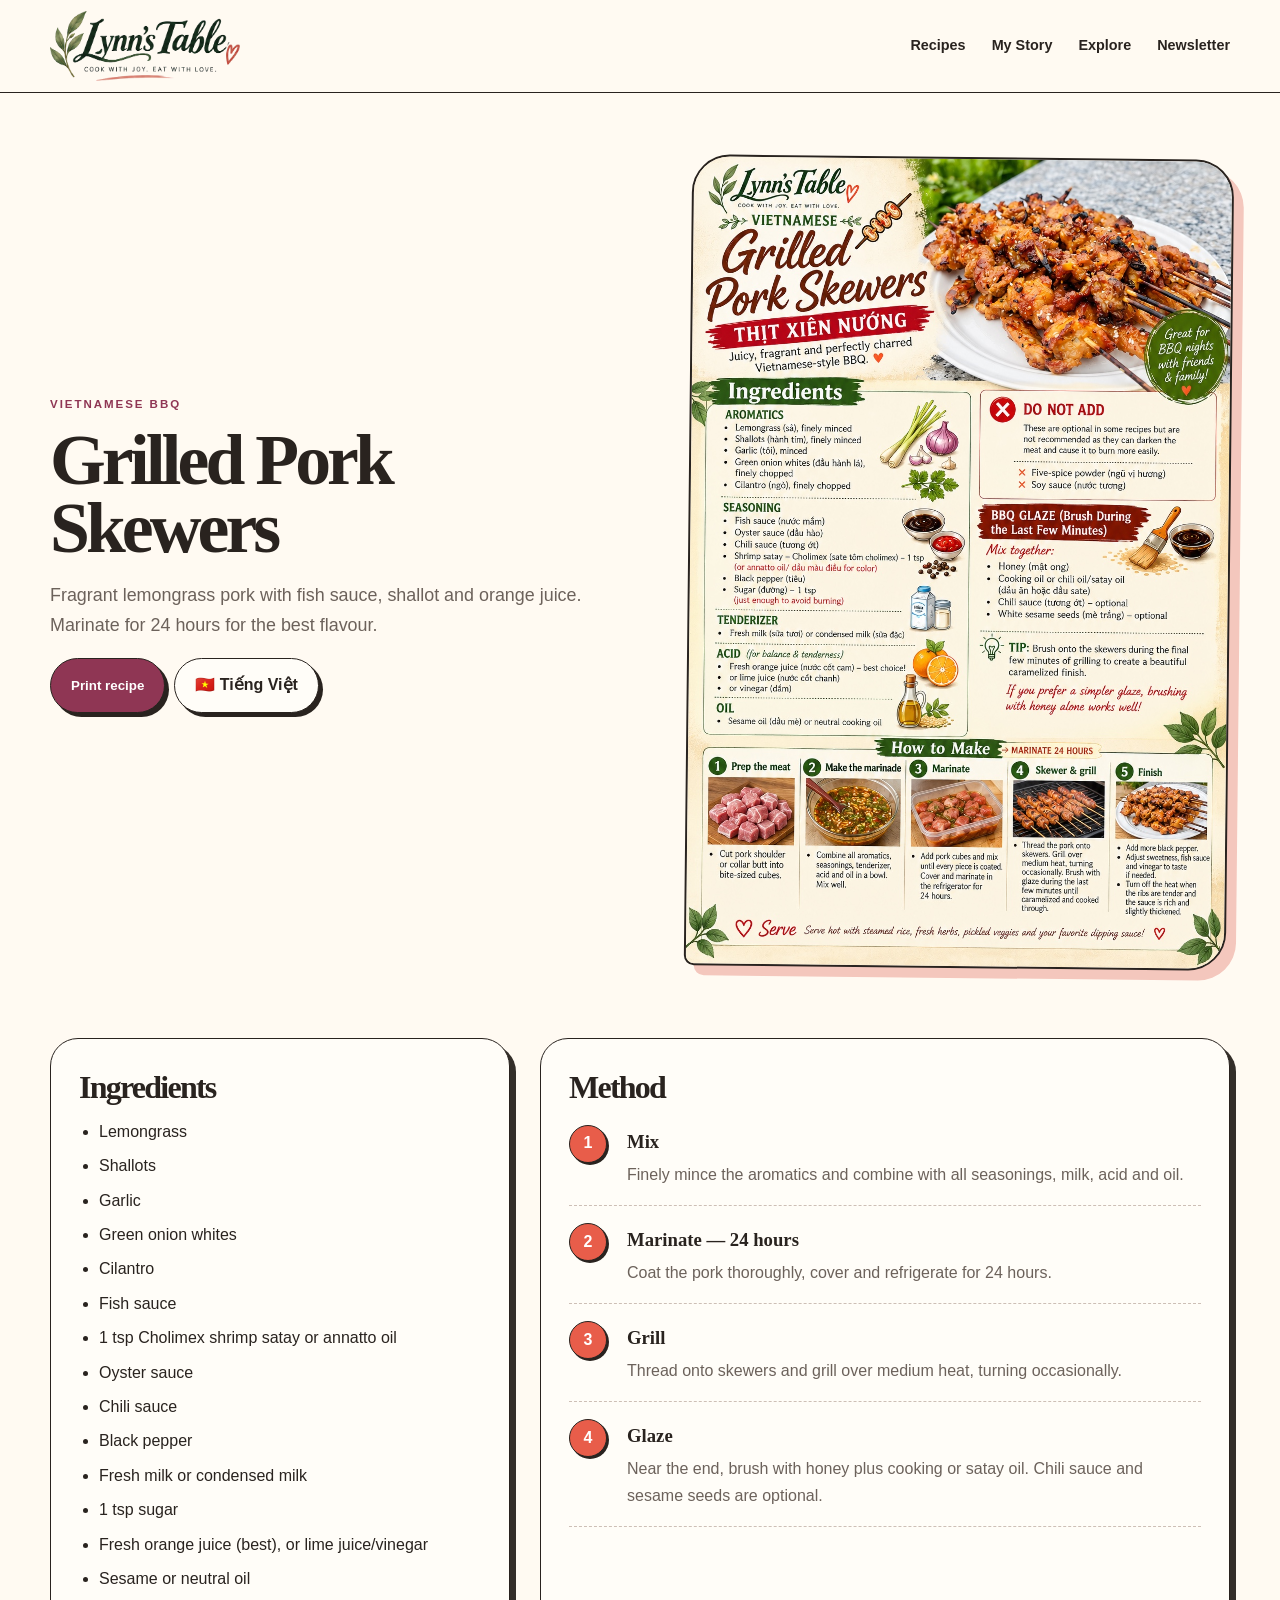
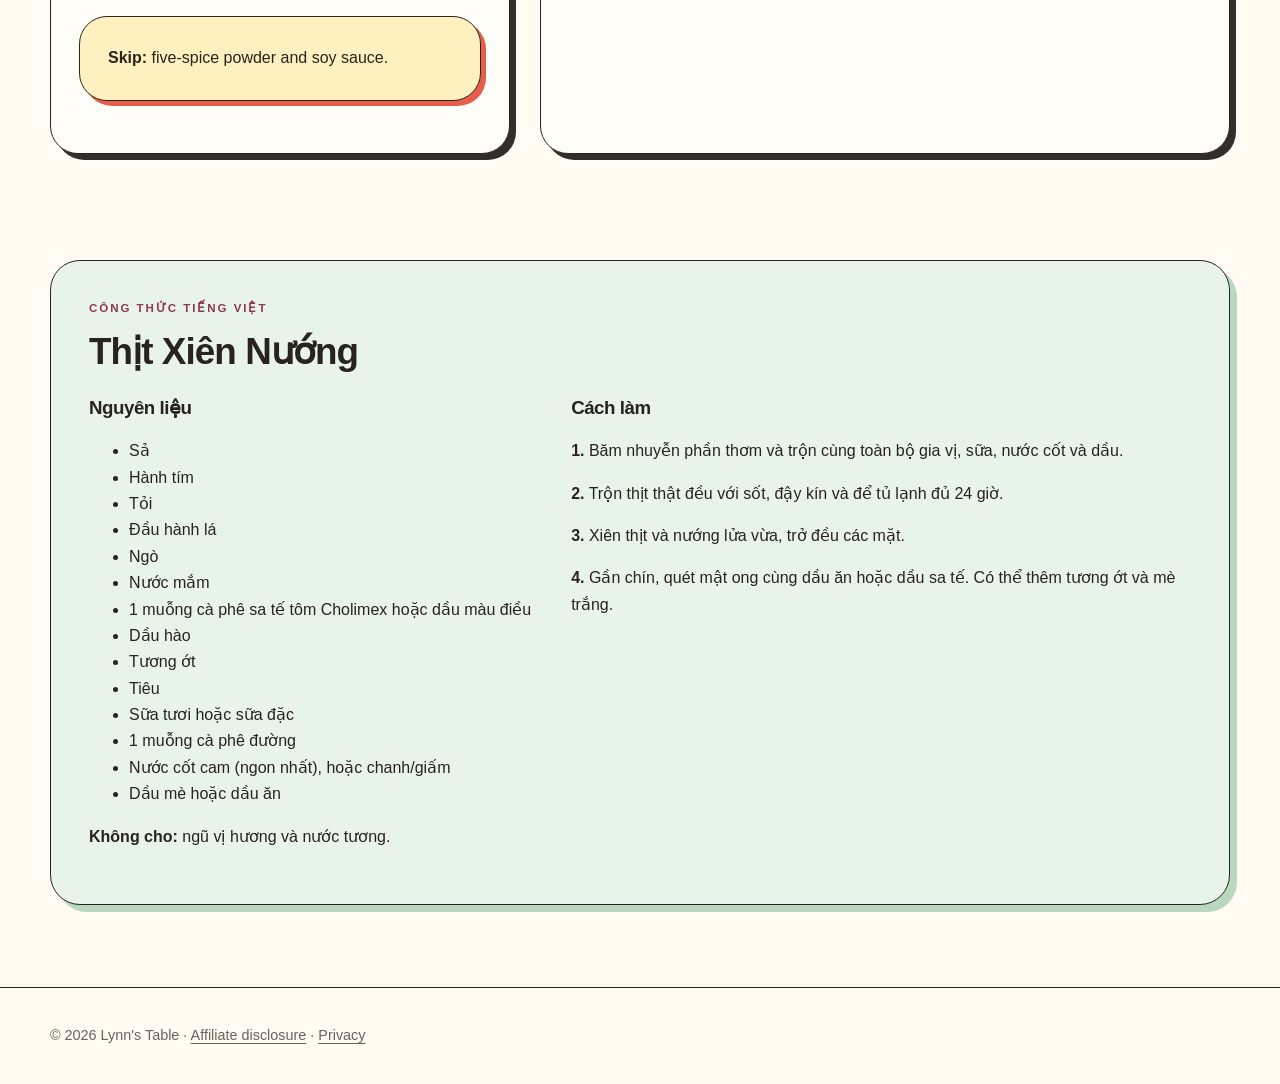
<file: pork-skewers.html>
<!doctype html><html lang="en"><head><meta charset="utf-8"><meta name="viewport" content="width=device-width,initial-scale=1"><title>Vietnamese Grilled Pork Skewers — Lynn's Table</title><meta name="description" content="Lemongrass Vietnamese grilled pork skewers with a 24-hour marinade and caramelized glaze."><link rel="canonical" href="https://lynns-table.lytho-ht.workers.dev/pork-skewers.html"><meta property="og:type" content="website"><meta property="og:title" content="Vietnamese Grilled Pork Skewers — Lynn's Table"><meta property="og:description" content="Lemongrass Vietnamese grilled pork skewers with a 24-hour marinade and caramelized honey glaze."><meta property="og:url" content="https://lynns-table.lytho-ht.workers.dev/pork-skewers.html"><meta property="og:site_name" content="Lynn's Table"><meta name="twitter:card" content="summary_large_image"><link rel="stylesheet" href="style.css"><script type="application/ld+json">{"@context":"https://schema.org","@type":"Recipe","name":"Vietnamese Grilled Pork Skewers","alternateName":"Thịt Xiên Nướng","author":{"@type":"Person","name":"Lynn"},"recipeCuisine":"Vietnamese","recipeIngredient":["Pork","Lemongrass","Shallots","Garlic","Green onion whites","Cilantro","Fish sauce","Oyster sauce","Chili sauce","Black pepper","Milk or condensed milk","Sugar","Fresh orange juice","Sesame or neutral oil"]}</script><link rel="icon" type="image/png" href="favicon.png"><link rel="apple-touch-icon" href="apple-touch-icon.png"></head><body><nav class="nav"><div class="container nav-inner"><a class="brand brand-image" href="index.html" aria-label="Lynn’s Table home"><img src="logo-primary.png" alt="Lynn’s Table — Cook with joy. Eat with love."></a><div class="nav-links"><a href="recipes.html">Recipes</a><a href="index.html#story">My Story</a><a href="index.html#world">Explore</a><a href="index.html#newsletter">Newsletter</a></div><button class="menu-btn" aria-label="Open menu">☰</button></div></nav><main class="container"><section class="recipe-hero"><div><div class="eyebrow">Vietnamese BBQ</div><h1>Grilled Pork Skewers</h1><p class="lead">Fragrant lemongrass pork with fish sauce, shallot and orange juice. Marinate for 24 hours for the best flavour.</p><div class="recipe-tools"><button class="btn primary" onclick="printRecipe()">Print recipe</button><a class="btn ghost" href="#vietnamese">🇻🇳 Tiếng Việt</a></div></div><img class="full-recipe-art" src="pork-skewers-card.jpg" alt="Full Vietnamese grilled pork skewers recipe card"></section><section class="recipe-layout"><div class="panel"><h2>Ingredients</h2><ul><li>Lemongrass</li><li>Shallots</li><li>Garlic</li><li>Green onion whites</li><li>Cilantro</li><li>Fish sauce</li><li>1 tsp Cholimex shrimp satay or annatto oil</li><li>Oyster sauce</li><li>Chili sauce</li><li>Black pepper</li><li>Fresh milk or condensed milk</li><li>1 tsp sugar</li><li>Fresh orange juice (best), or lime juice/vinegar</li><li>Sesame or neutral oil</li></ul><div class="callout"><strong>Skip:</strong> five-spice powder and soy sauce.</div></div><div class="panel"><h2>Method</h2><div class="step"><div class="step-num">1</div><div><h3>Mix</h3><p>Finely mince the aromatics and combine with all seasonings, milk, acid and oil.</p></div></div><div class="step"><div class="step-num">2</div><div><h3>Marinate — 24 hours</h3><p>Coat the pork thoroughly, cover and refrigerate for 24 hours.</p></div></div><div class="step"><div class="step-num">3</div><div><h3>Grill</h3><p>Thread onto skewers and grill over medium heat, turning occasionally.</p></div></div><div class="step"><div class="step-num">4</div><div><h3>Glaze</h3><p>Near the end, brush with honey plus cooking or satay oil. Chili sauce and sesame seeds are optional.</p></div></div></div></section><section class="vi-section" id="vietnamese" lang="vi"><div class="eyebrow">Công thức tiếng Việt</div><h2>Thịt Xiên Nướng</h2><div class="vi-grid"><div><h3>Nguyên liệu</h3><ul><li>Sả</li><li>Hành tím</li><li>Tỏi</li><li>Đầu hành lá</li><li>Ngò</li><li>Nước mắm</li><li>1 muỗng cà phê sa tế tôm Cholimex hoặc dầu màu điều</li><li>Dầu hào</li><li>Tương ớt</li><li>Tiêu</li><li>Sữa tươi hoặc sữa đặc</li><li>1 muỗng cà phê đường</li><li>Nước cốt cam (ngon nhất), hoặc chanh/giấm</li><li>Dầu mè hoặc dầu ăn</li></ul><p><strong>Không cho:</strong> ngũ vị hương và nước tương.</p></div><div><h3>Cách làm</h3><p><strong>1.</strong> Băm nhuyễn phần thơm và trộn cùng toàn bộ gia vị, sữa, nước cốt và dầu.</p><p><strong>2.</strong> Trộn thịt thật đều với sốt, đậy kín và để tủ lạnh đủ 24 giờ.</p><p><strong>3.</strong> Xiên thịt và nướng lửa vừa, trở đều các mặt.</p><p><strong>4.</strong> Gần chín, quét mật ong cùng dầu ăn hoặc dầu sa tế. Có thể thêm tương ớt và mè trắng.</p></div></div></section></main><footer class="footer"><div class="container">© 2026 Lynn's Table · <a href="disclosure.html">Affiliate disclosure</a> · <a href="privacy.html">Privacy</a></div></footer><script src="script.js"></script></body></html>
</file>
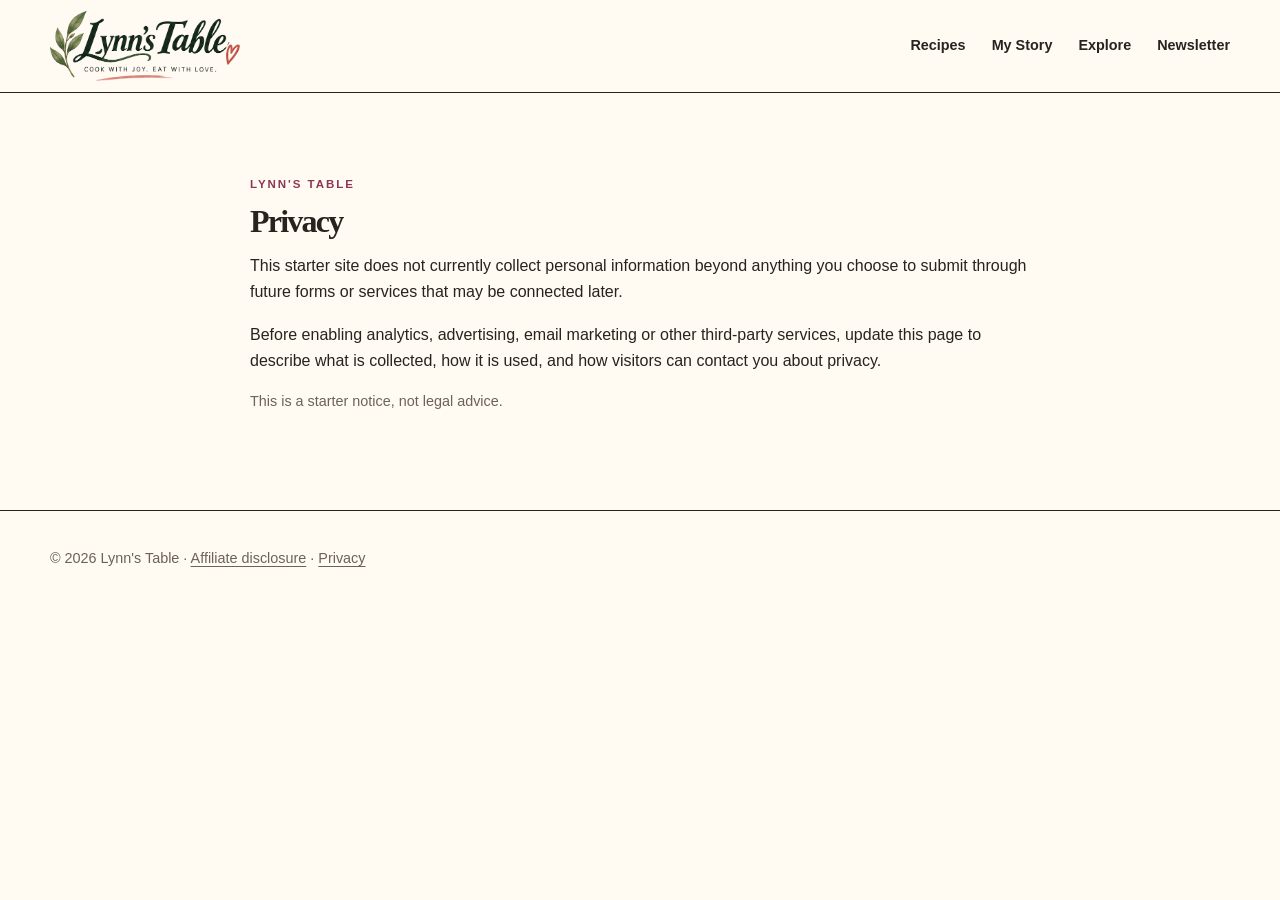
<file: privacy.html>
<!doctype html><html lang="en"><head><meta charset="utf-8"><meta name="viewport" content="width=device-width,initial-scale=1"><title>Privacy — Lynn's Table</title><meta name="description" content="Privacy information for Lynn's Table."><link rel="stylesheet" href="style.css"><link rel="icon" type="image/png" href="favicon.png"><link rel="apple-touch-icon" href="apple-touch-icon.png"></head><body><nav class="nav"><div class="container nav-inner"><a class="brand brand-image" href="index.html" aria-label="Lynn’s Table home"><img src="logo-primary.png" alt="Lynn’s Table — Cook with joy. Eat with love."></a><div class="nav-links"><a href="recipes.html">Recipes</a><a href="index.html#story">My Story</a><a href="index.html#world">Explore</a><a href="index.html#newsletter">Newsletter</a></div><button class="menu-btn" aria-label="Open menu">☰</button></div></nav><main class="section"><div class="container" style="max-width:780px"><div class="eyebrow">Lynn's Table</div><h1>Privacy</h1><p>This starter site does not currently collect personal information beyond anything you choose to submit through future forms or services that may be connected later.</p><p>Before enabling analytics, advertising, email marketing or other third-party services, update this page to describe what is collected, how it is used, and how visitors can contact you about privacy.</p><p class="note">This is a starter notice, not legal advice.</p></div></main><footer class="footer"><div class="container">© 2026 Lynn's Table · <a href="disclosure.html">Affiliate disclosure</a> · <a href="privacy.html">Privacy</a></div></footer><script src="script.js"></script></body></html>
</file>
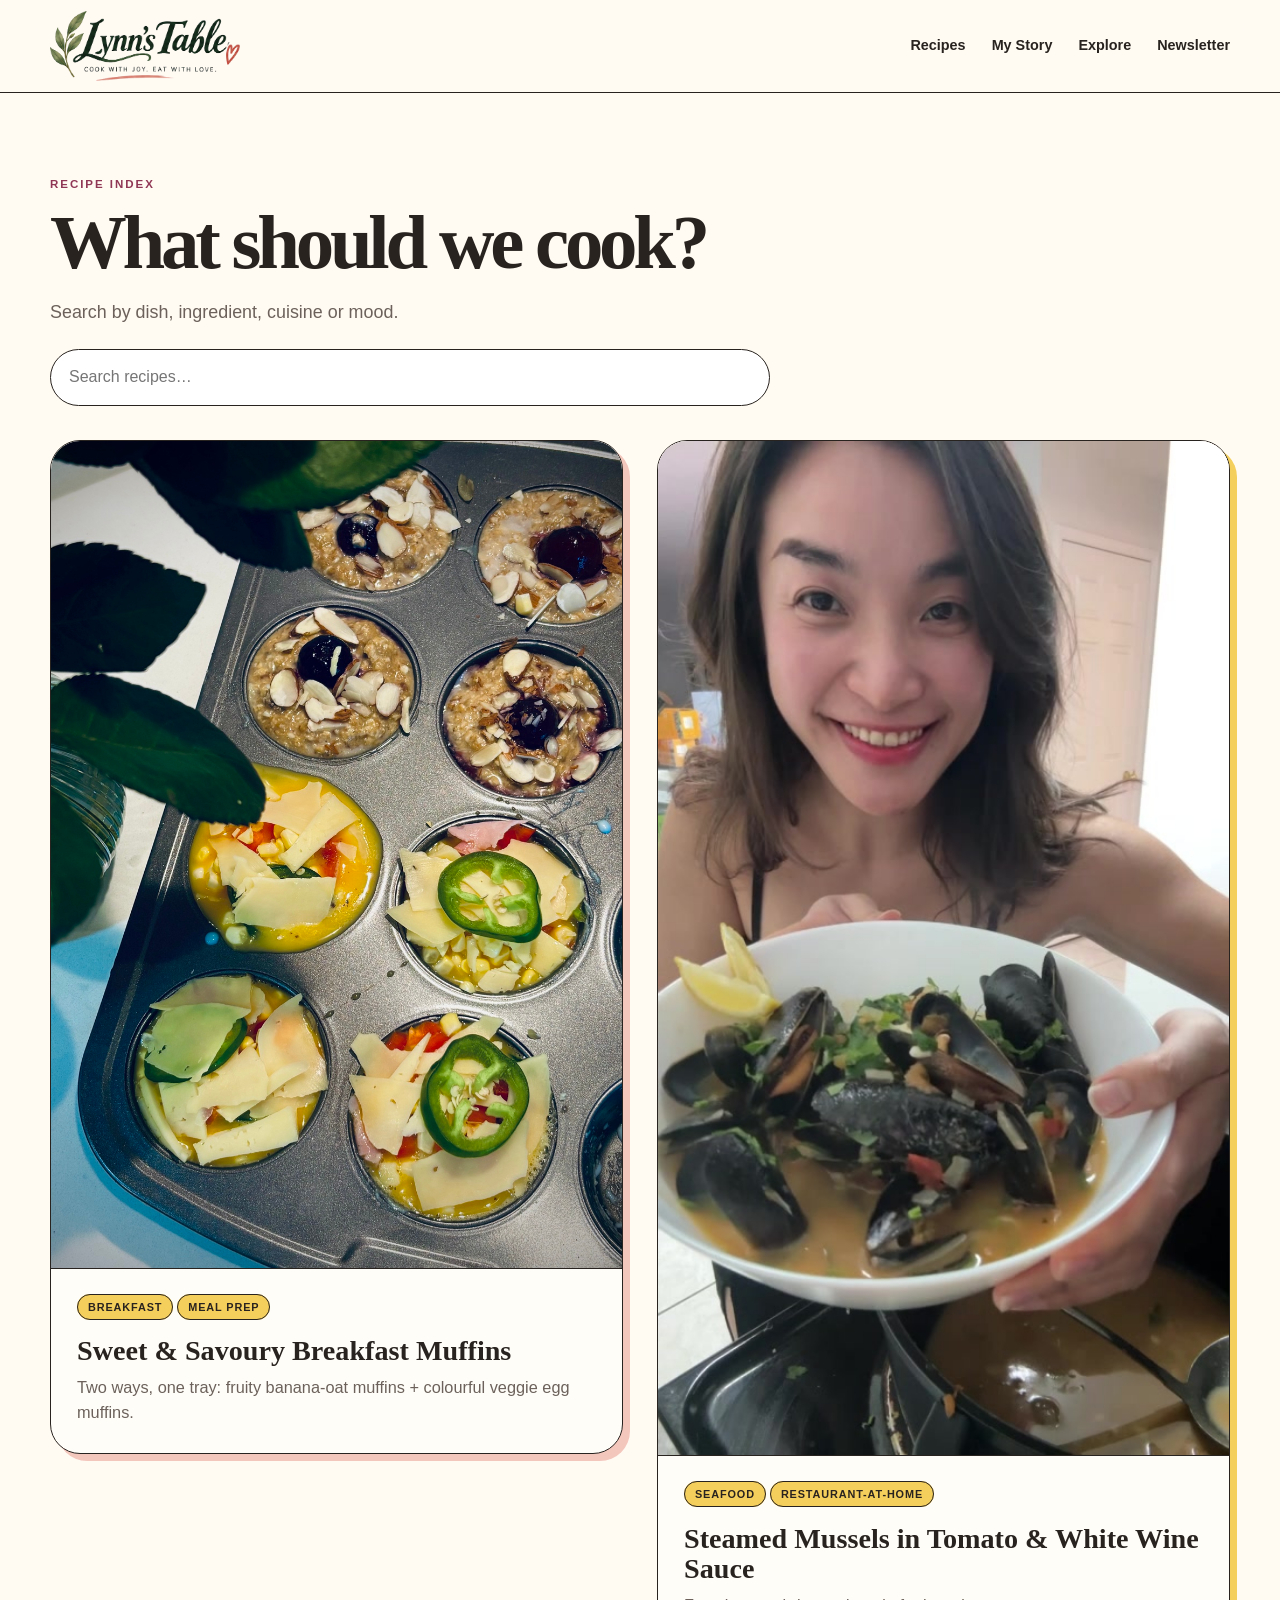
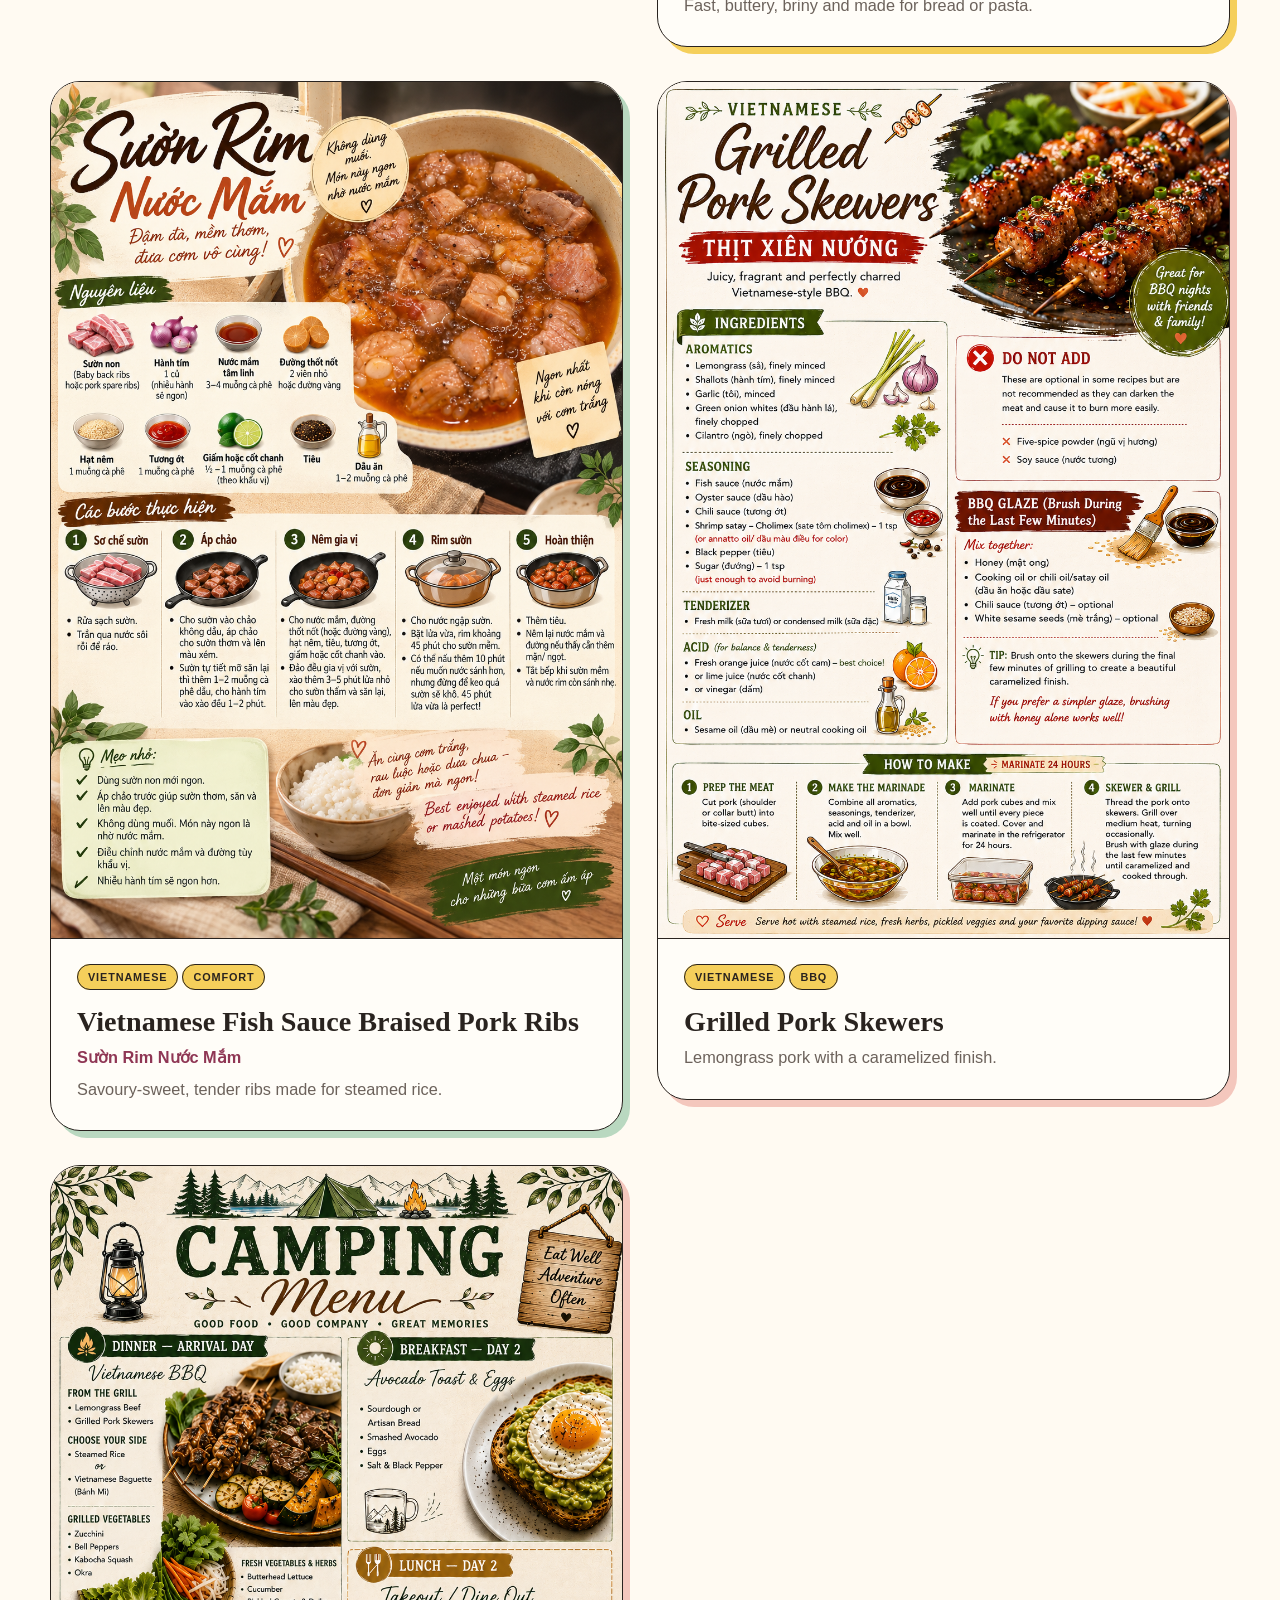
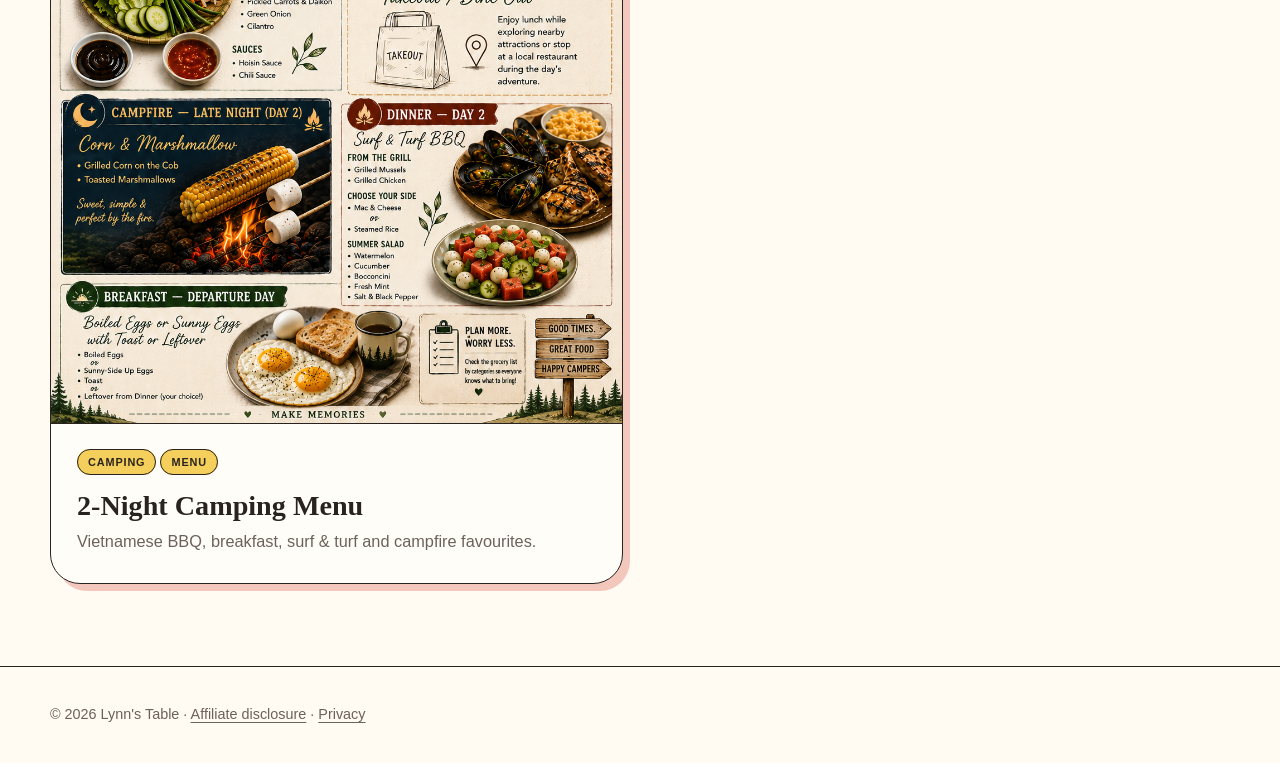
<file: recipes.html>
<!doctype html><html lang="en"><head><meta charset="utf-8"><meta name="viewport" content="width=device-width,initial-scale=1"><title>Recipes — Lynn's Table</title><meta name="description" content="Browse Lynn's Table recipes: everyday meals, Vietnamese comfort food, restaurant-at-home dishes and more."><link rel="canonical" href="https://lynns-table.lytho-ht.workers.dev/recipes.html"><meta property="og:type" content="website"><meta property="og:title" content="Recipes — Lynn's Table"><meta property="og:description" content="Browse easy everyday meals, Vietnamese comfort food, restaurant-at-home dishes, BBQ and camping recipes from Lynn's Table."><meta property="og:url" content="https://lynns-table.lytho-ht.workers.dev/recipes.html"><meta property="og:site_name" content="Lynn's Table"><meta name="twitter:card" content="summary_large_image"><link rel="stylesheet" href="style.css"><link rel="icon" type="image/png" href="favicon.png"><link rel="apple-touch-icon" href="apple-touch-icon.png"></head><body><nav class="nav"><div class="container nav-inner"><a class="brand brand-image" href="index.html" aria-label="Lynn’s Table home"><img src="logo-primary.png" alt="Lynn’s Table — Cook with joy. Eat with love."></a><div class="nav-links"><a href="recipes.html">Recipes</a><a href="index.html#story">My Story</a><a href="index.html#world">Explore</a><a href="index.html#newsletter">Newsletter</a></div><button class="menu-btn" aria-label="Open menu">☰</button></div></nav><main class="section"><div class="container"><div class="eyebrow">Recipe index</div><h1 style="font-size:clamp(2.8rem,6vw,5rem)">What should we cook?</h1><p class="lead">Search by dish, ingredient, cuisine or mood.</p><div class="searchbar"><input id="recipeSearch" placeholder="Search recipes…" aria-label="Search recipes"></div><div class="recipe-index-grid"><a class="card" data-recipe-card data-keywords="breakfast muffins oats banana fruit egg vegetables meal prep flour free healthy" href="breakfast-muffins.html"><img src="breakfast-muffins.jpg" alt="Sweet and savoury breakfast muffins"><div class="card-body"><span class="tag">Breakfast</span><span class="tag">Meal prep</span><h3>Sweet &amp; Savoury Breakfast Muffins</h3><p>Two ways, one tray: fruity banana-oat muffins + colourful veggie egg muffins.</p></div></a><a class="card" data-recipe-card data-keywords="mussels seafood wine tomato garlic yellow onion french restaurant at home" href="steamed-mussels.html"><img src="mussels-clean-7.jpg" alt="Steamed mussels"><div class="card-body"><span class="tag">Seafood</span><span class="tag">Restaurant-at-home</span><h3>Steamed Mussels in Tomato & White Wine Sauce</h3><p>Fast, buttery, briny and made for bread or pasta.</p></div></a><a class="card" data-recipe-card data-keywords="vietnamese pork ribs fish sauce comfort rice" href="suon-rim.html"><img src="suon-rim-card.png" alt="Vietnamese Fish Sauce Braised Pork Ribs recipe card"><div class="card-body"><span class="tag">Vietnamese</span><span class="tag">Comfort</span><h3>Vietnamese Fish Sauce Braised Pork Ribs</h3><p class="vn-name">Sườn Rim Nước Mắm</p><p>Savoury-sweet, tender ribs made for steamed rice.</p></div></a><a class="card" data-recipe-card data-keywords="vietnamese bbq pork lemongrass skewers grill" href="pork-skewers.html"><img src="pork-skewers-card.png" alt="Grilled pork skewers"><div class="card-body"><span class="tag">Vietnamese</span><span class="tag">BBQ</span><h3>Grilled Pork Skewers</h3><p>Lemongrass pork with a caramelized finish.</p></div></a><a class="card" data-recipe-card data-keywords="camping menu bbq breakfast outdoor campfire" href="camping-menu.html"><img src="camping-menu.png" alt="Camping menu"><div class="card-body"><span class="tag">Camping</span><span class="tag">Menu</span><h3>2-Night Camping Menu</h3><p>Vietnamese BBQ, breakfast, surf & turf and campfire favourites.</p></div></a></div><div class="search-empty">No recipes matched that search — try another ingredient or mood.</div></div></main><footer class="footer"><div class="container">© 2026 Lynn's Table · <a href="disclosure.html">Affiliate disclosure</a> · <a href="privacy.html">Privacy</a></div></footer><script src="script.js"></script></body></html>
</file>
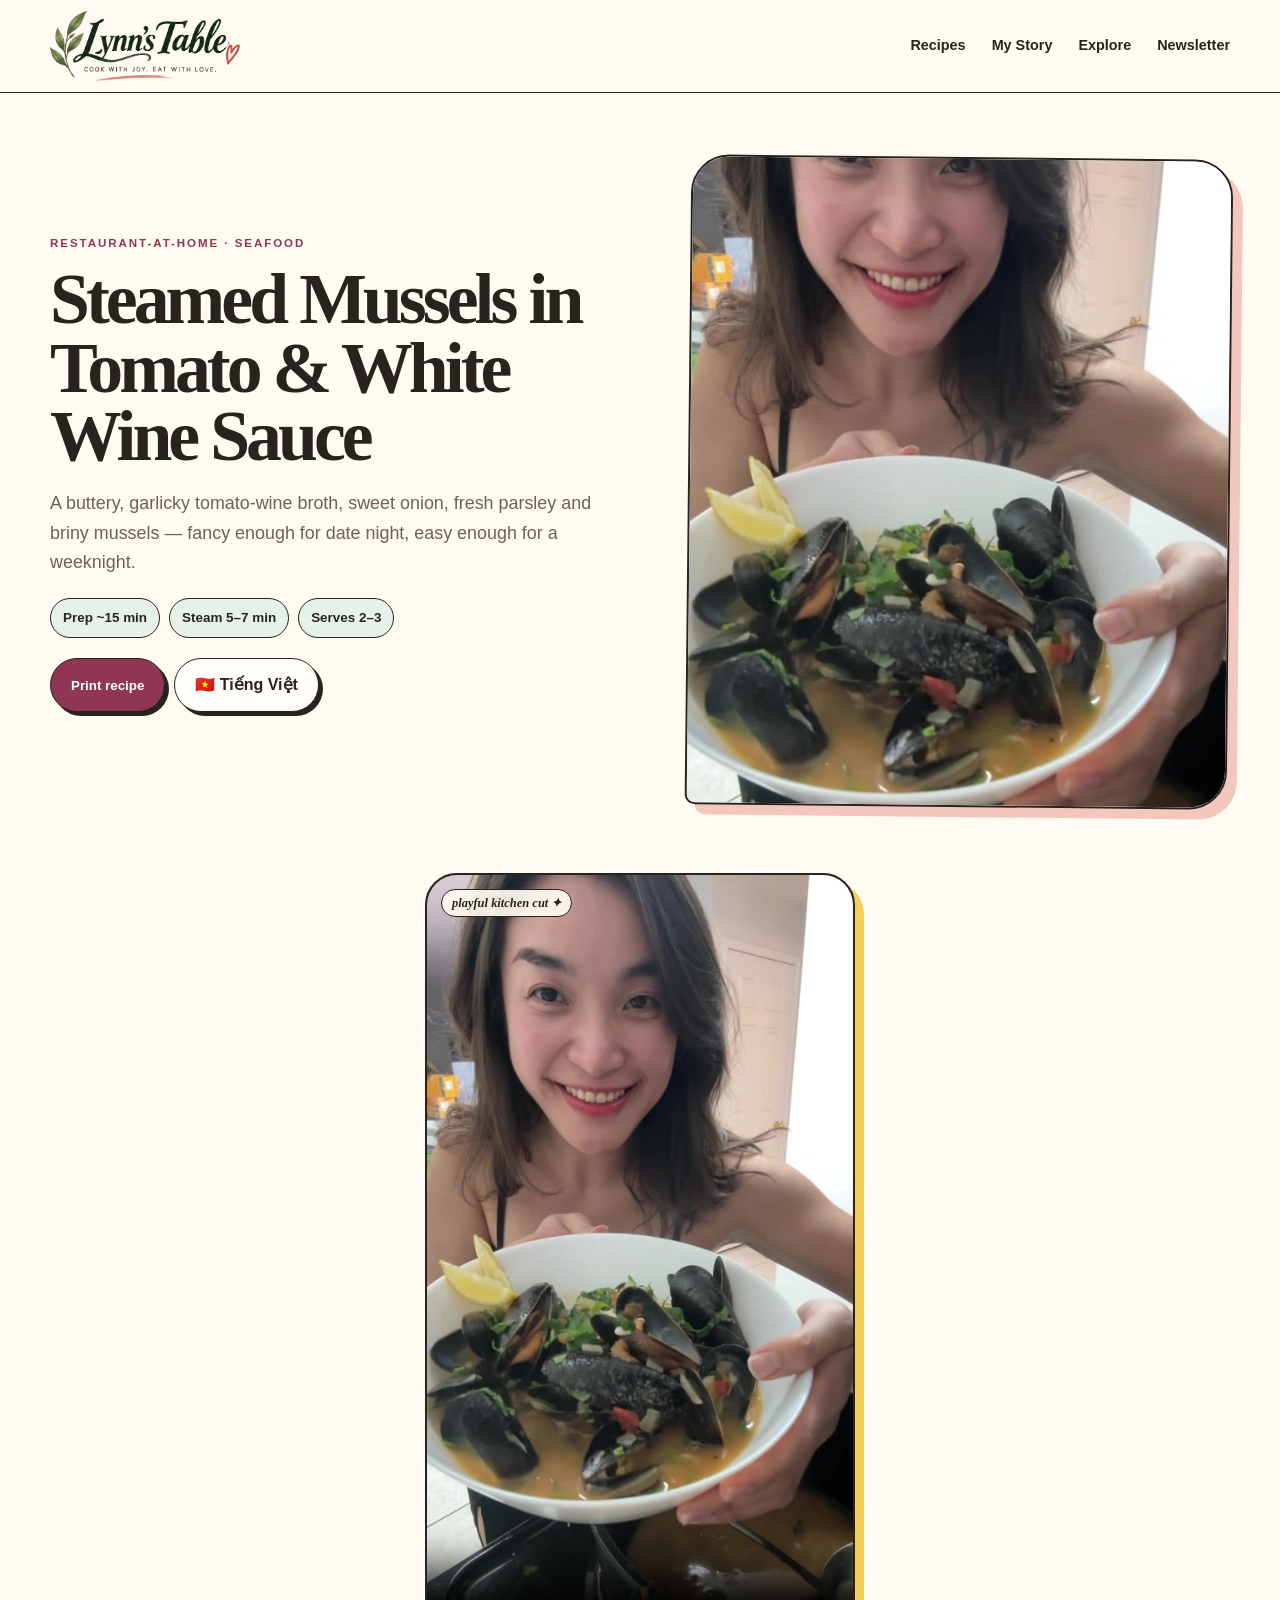
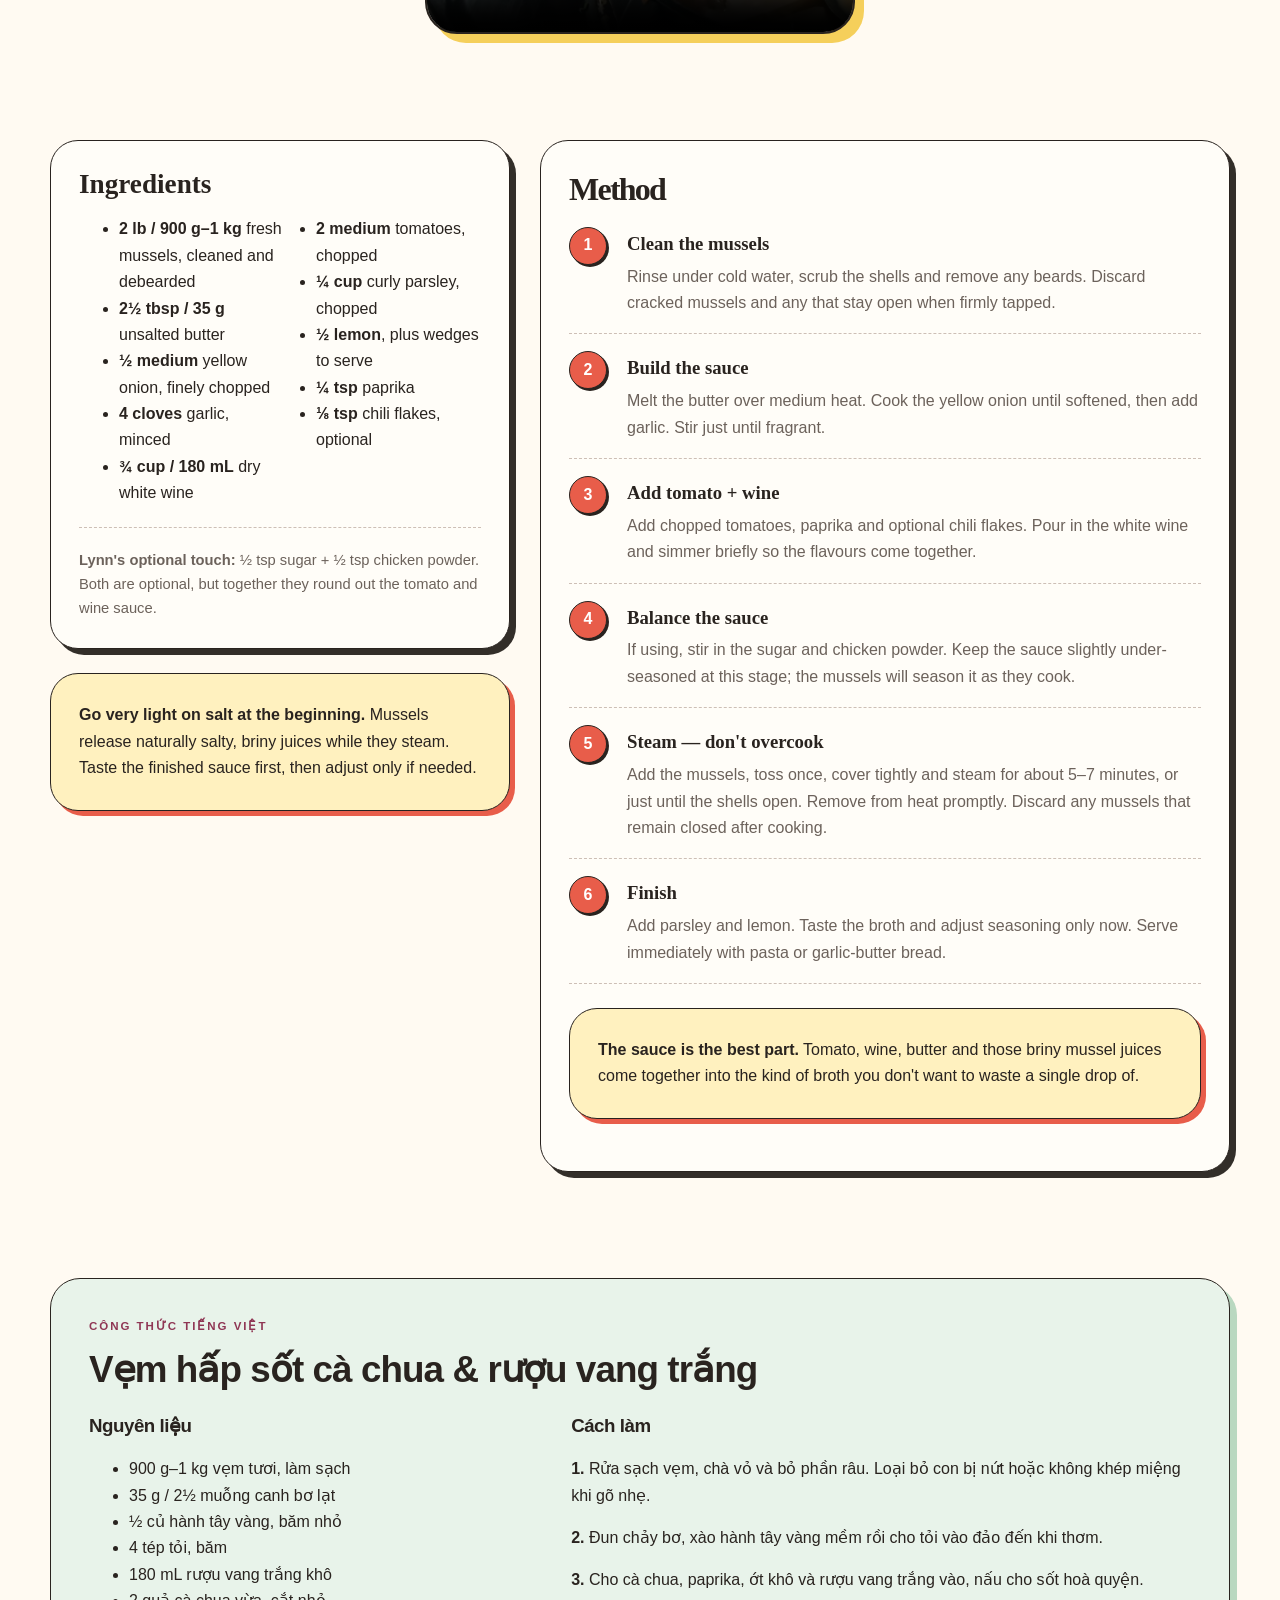
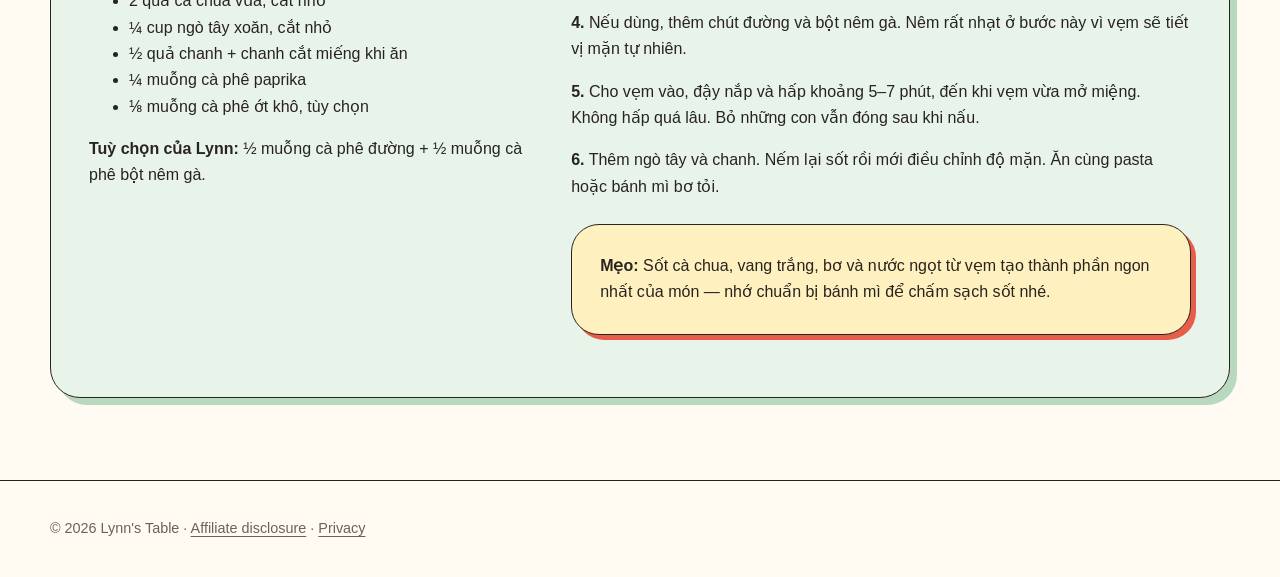
<file: steamed-mussels.html>
<!doctype html><html lang="en"><head><meta charset="utf-8"><meta name="viewport" content="width=device-width,initial-scale=1"><title>Steamed Mussels in Tomato & White Wine Sauce — Lynn's Table</title><meta name="description" content="Easy steamed mussels with yellow onion, garlic, tomato, butter and white wine. A restaurant-at-home seafood recipe."><link rel="canonical" href="https://lynns-table.lytho-ht.workers.dev/steamed-mussels.html"><meta property="og:type" content="website"><meta property="og:title" content="Steamed Mussels in Tomato & White Wine Sauce — Lynn's Table"><meta property="og:description" content="Easy steamed mussels with yellow onion, garlic, tomato, butter and white wine. A restaurant-at-home seafood recipe."><meta property="og:url" content="https://lynns-table.lytho-ht.workers.dev/steamed-mussels.html"><meta property="og:site_name" content="Lynn's Table"><meta name="twitter:card" content="summary_large_image"><link rel="stylesheet" href="style.css"><script type="application/ld+json">{"@context":"https://schema.org","@type":"Recipe","name":"Steamed Mussels in Tomato & White Wine Sauce","author":{"@type":"Person","name":"Lynn"},"recipeYield":"2 to 3 servings","prepTime":"PT15M","cookTime":"PT10M","recipeIngredient":["2 lb / 900 g–1 kg fresh mussels","2 1/2 tbsp / 35 g unsalted butter","1/2 medium yellow onion, finely chopped","4 garlic cloves, minced","3/4 cup / 180 mL dry white wine","2 medium tomatoes, chopped","1/4 cup curly parsley, chopped","1/2 lemon, plus wedges to serve","1/4 tsp paprika","1/8 tsp chili flakes, optional","Very little salt, adjusted at end","1/2 tsp sugar, optional","1/2 tsp chicken powder, optional"]}</script><link rel="icon" type="image/png" href="favicon.png"><link rel="apple-touch-icon" href="apple-touch-icon.png"></head><body><nav class="nav"><div class="container nav-inner"><a class="brand brand-image" href="index.html" aria-label="Lynn’s Table home"><img src="logo-primary.png" alt="Lynn’s Table — Cook with joy. Eat with love."></a><div class="nav-links"><a href="recipes.html">Recipes</a><a href="index.html#story">My Story</a><a href="index.html#world">Explore</a><a href="index.html#newsletter">Newsletter</a></div><button class="menu-btn" aria-label="Open menu">☰</button></div></nav><main class="container"><section class="recipe-hero"><div><div class="eyebrow">Restaurant-at-home · Seafood</div><h1>Steamed Mussels in Tomato & White Wine Sauce</h1><p class="lead">A buttery, garlicky tomato-wine broth, sweet onion, fresh parsley and briny mussels — fancy enough for date night, easy enough for a weeknight.</p><div class="recipe-meta"><span class="meta">Prep ~15 min</span><span class="meta">Steam 5–7 min</span><span class="meta">Serves 2–3</span></div><div class="recipe-tools"><button class="btn primary" onclick="printRecipe()">Print recipe</button><a class="btn ghost" href="#vietnamese">🇻🇳 Tiếng Việt</a></div></div><img src="mussels-clean-7.jpg" alt="Steamed mussels in tomato and white wine sauce"></section>
<section class="section" style="padding-top:20px"><div class="video-wrap"><video controls playsinline poster="mussels-clean-7.jpg"><source src="steamed-mussels-video.mp4" type="video/mp4">Your browser does not support video.</video></div></section>
<section class="recipe-layout"><div><div class="recipe-card"><h3>Ingredients</h3><ul class="recipe-list"><li><strong>2 lb / 900 g–1 kg</strong> fresh mussels, cleaned and debearded</li><li><strong>2½ tbsp / 35 g</strong> unsalted butter</li><li><strong>½ medium</strong> yellow onion, finely chopped</li><li><strong>4 cloves</strong> garlic, minced</li><li><strong>¾ cup / 180 mL</strong> dry white wine</li><li><strong>2 medium</strong> tomatoes, chopped</li><li><strong>¼ cup</strong> curly parsley, chopped</li><li><strong>½ lemon</strong>, plus wedges to serve</li><li><strong>¼ tsp</strong> paprika</li><li><strong>⅛ tsp</strong> chili flakes, optional</li></ul><hr><div class="small"><strong>Lynn's optional touch:</strong> ½ tsp sugar + ½ tsp chicken powder. Both are optional, but together they round out the tomato and wine sauce.</div></div><div class="callout"><strong>Go very light on salt at the beginning.</strong> Mussels release naturally salty, briny juices while they steam. Taste the finished sauce first, then adjust only if needed.</div></div>
<div class="panel"><h2>Method</h2><div class="step"><div class="step-num">1</div><div><h3>Clean the mussels</h3><p>Rinse under cold water, scrub the shells and remove any beards. Discard cracked mussels and any that stay open when firmly tapped.</p></div></div><div class="step"><div class="step-num">2</div><div><h3>Build the sauce</h3><p>Melt the butter over medium heat. Cook the yellow onion until softened, then add garlic. Stir just until fragrant.</p></div></div><div class="step"><div class="step-num">3</div><div><h3>Add tomato + wine</h3><p>Add chopped tomatoes, paprika and optional chili flakes. Pour in the white wine and simmer briefly so the flavours come together.</p></div></div><div class="step"><div class="step-num">4</div><div><h3>Balance the sauce</h3><p>If using, stir in the sugar and chicken powder. Keep the sauce slightly under-seasoned at this stage; the mussels will season it as they cook.</p></div></div><div class="step"><div class="step-num">5</div><div><h3>Steam — don't overcook</h3><p>Add the mussels, toss once, cover tightly and steam for about 5–7 minutes, or just until the shells open. Remove from heat promptly. Discard any mussels that remain closed after cooking.</p></div></div><div class="step"><div class="step-num">6</div><div><h3>Finish</h3><p>Add parsley and lemon. Taste the broth and adjust seasoning only now. Serve immediately with pasta or garlic-butter bread.</p></div></div><div class="callout"><strong>The sauce is the best part.</strong> Tomato, wine, butter and those briny mussel juices come together into the kind of broth you don't want to waste a single drop of.</div></div></section>
<section class="vi-section" id="vietnamese" lang="vi"><div class="eyebrow">Công thức tiếng Việt</div><h2>Vẹm hấp sốt cà chua & rượu vang trắng</h2><div class="vi-grid"><div><h3>Nguyên liệu</h3><ul><li>900 g–1 kg vẹm tươi, làm sạch</li><li>35 g / 2½ muỗng canh bơ lạt</li><li>½ củ hành tây vàng, băm nhỏ</li><li>4 tép tỏi, băm</li><li>180 mL rượu vang trắng khô</li><li>2 quả cà chua vừa, cắt nhỏ</li><li>¼ cup ngò tây xoăn, cắt nhỏ</li><li>½ quả chanh + chanh cắt miếng khi ăn</li><li>¼ muỗng cà phê paprika</li><li>⅛ muỗng cà phê ớt khô, tùy chọn</li></ul><p><strong>Tuỳ chọn của Lynn:</strong> ½ muỗng cà phê đường + ½ muỗng cà phê bột nêm gà.</p></div><div><h3>Cách làm</h3><p><strong>1.</strong> Rửa sạch vẹm, chà vỏ và bỏ phần râu. Loại bỏ con bị nứt hoặc không khép miệng khi gõ nhẹ.</p><p><strong>2.</strong> Đun chảy bơ, xào hành tây vàng mềm rồi cho tỏi vào đảo đến khi thơm.</p><p><strong>3.</strong> Cho cà chua, paprika, ớt khô và rượu vang trắng vào, nấu cho sốt hoà quyện.</p><p><strong>4.</strong> Nếu dùng, thêm chút đường và bột nêm gà. Nêm rất nhạt ở bước này vì vẹm sẽ tiết vị mặn tự nhiên.</p><p><strong>5.</strong> Cho vẹm vào, đậy nắp và hấp khoảng 5–7 phút, đến khi vẹm vừa mở miệng. Không hấp quá lâu. Bỏ những con vẫn đóng sau khi nấu.</p><p><strong>6.</strong> Thêm ngò tây và chanh. Nếm lại sốt rồi mới điều chỉnh độ mặn. Ăn cùng pasta hoặc bánh mì bơ tỏi.</p><div class="callout"><strong>Mẹo:</strong> Sốt cà chua, vang trắng, bơ và nước ngọt từ vẹm tạo thành phần ngon nhất của món — nhớ chuẩn bị bánh mì để chấm sạch sốt nhé.</div></div></div></section></main><footer class="footer"><div class="container">© 2026 Lynn's Table · <a href="disclosure.html">Affiliate disclosure</a> · <a href="privacy.html">Privacy</a></div></footer><script src="script.js"></script></body></html>
</file>
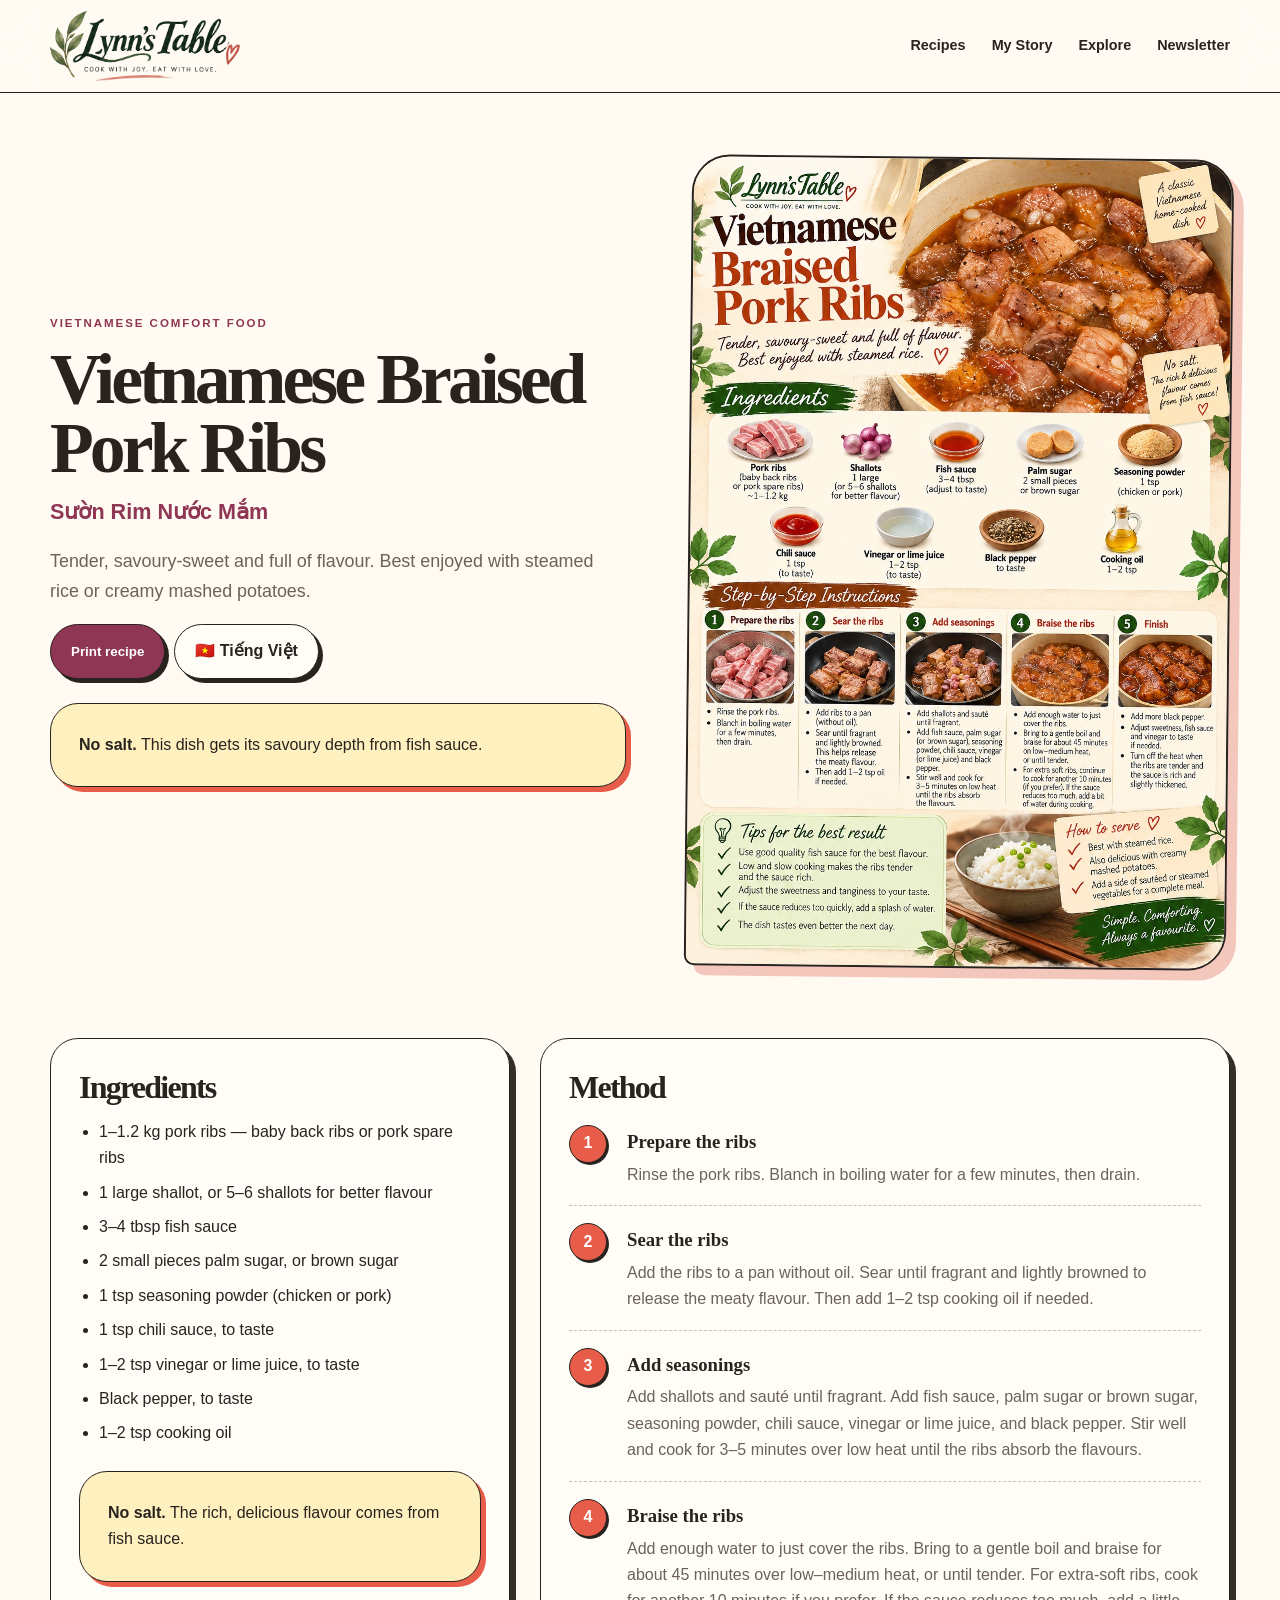
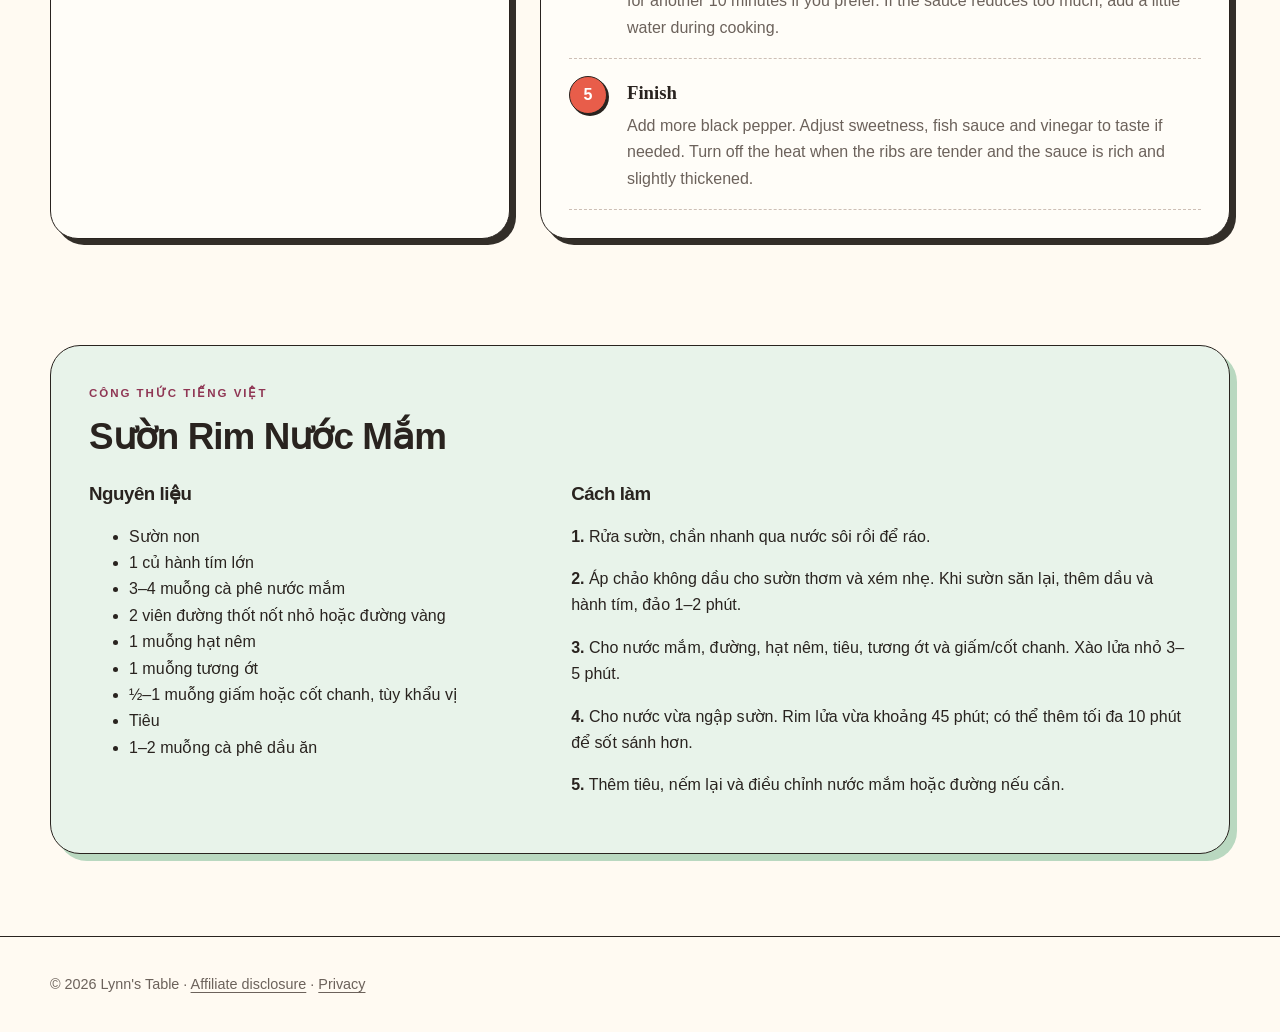
<file: suon-rim.html>
<!doctype html><html lang="en"><head><meta charset="utf-8"><meta name="viewport" content="width=device-width,initial-scale=1"><title>Vietnamese Braised Pork Ribs — Lynn's Table</title><meta name="description" content="Vietnamese braised pork ribs with fish sauce, served with rice or mashed potatoes."><link rel="canonical" href="https://lynns-table.lytho-ht.workers.dev/suon-rim.html"><meta property="og:type" content="website"><meta property="og:title" content="Vietnamese Braised Pork Ribs — Lynn's Table"><meta property="og:description" content="Tender Vietnamese pork ribs braised in a savoury-sweet fish sauce glaze. Serve with steamed rice or creamy mashed potatoes."><meta property="og:url" content="https://lynns-table.lytho-ht.workers.dev/suon-rim.html"><meta property="og:site_name" content="Lynn's Table"><meta name="twitter:card" content="summary_large_image"><link rel="stylesheet" href="style.css"><script type="application/ld+json">{"@context":"https://schema.org","@type":"Recipe","name":"Vietnamese Braised Pork Ribs","alternateName":"Sườn Rim Nước Mắm","author":{"@type":"Person","name":"Lynn"},"cookTime":"PT60M","recipeCuisine":"Vietnamese","recipeIngredient":["1–1.2 kg pork ribs — baby back ribs or pork spare ribs","1 large shallot, or 5–6 shallots for better flavour","3–4 tbsp fish sauce","2 small pieces palm sugar, or brown sugar","1 tsp seasoning powder (chicken or pork)","1 tsp chili sauce, to taste","1–2 tsp vinegar or lime juice, to taste","Black pepper, to taste","1–2 tsp cooking oil"]}</script><link rel="icon" type="image/png" href="favicon.png"><link rel="apple-touch-icon" href="apple-touch-icon.png"></head><body><nav class="nav"><div class="container nav-inner"><a class="brand brand-image" href="index.html" aria-label="Lynn’s Table home"><img src="logo-primary.png" alt="Lynn’s Table — Cook with joy. Eat with love."></a><div class="nav-links"><a href="recipes.html">Recipes</a><a href="index.html#story">My Story</a><a href="index.html#world">Explore</a><a href="index.html#newsletter">Newsletter</a></div><button class="menu-btn" aria-label="Open menu">☰</button></div></nav><main class="container"><section class="recipe-hero"><div><div class="eyebrow">Vietnamese comfort food</div><h1>Vietnamese Braised Pork Ribs</h1><p class="recipe-vn-title" lang="vi">Sườn Rim Nước Mắm</p><p class="lead">Tender, savoury-sweet and full of flavour. Best enjoyed with steamed rice or creamy mashed potatoes.</p><div class="recipe-tools"><button class="btn primary" onclick="printRecipe()">Print recipe</button><a class="btn ghost" href="#vietnamese">🇻🇳 Tiếng Việt</a></div><div class="callout"><strong>No salt.</strong> This dish gets its savoury depth from fish sauce.</div></div><img class="full-recipe-art" src="suon-rim-card-en.jpg" alt="Vietnamese Braised Pork Ribs full recipe card"></section><section class="recipe-layout"><div class="panel"><h2>Ingredients</h2><ul><li>1–1.2 kg pork ribs — baby back ribs or pork spare ribs</li><li>1 large shallot, or 5–6 shallots for better flavour</li><li>3–4 tbsp fish sauce</li><li>2 small pieces palm sugar, or brown sugar</li><li>1 tsp seasoning powder (chicken or pork)</li><li>1 tsp chili sauce, to taste</li><li>1–2 tsp vinegar or lime juice, to taste</li><li>Black pepper, to taste</li><li>1–2 tsp cooking oil</li></ul><div class="callout"><strong>No salt.</strong> The rich, delicious flavour comes from fish sauce.</div></div><div class="panel"><h2>Method</h2><div class="step"><div class="step-num">1</div><div><h3>Prepare the ribs</h3><p>Rinse the pork ribs. Blanch in boiling water for a few minutes, then drain.</p></div></div><div class="step"><div class="step-num">2</div><div><h3>Sear the ribs</h3><p>Add the ribs to a pan without oil. Sear until fragrant and lightly browned to release the meaty flavour. Then add 1–2 tsp cooking oil if needed.</p></div></div><div class="step"><div class="step-num">3</div><div><h3>Add seasonings</h3><p>Add shallots and sauté until fragrant. Add fish sauce, palm sugar or brown sugar, seasoning powder, chili sauce, vinegar or lime juice, and black pepper. Stir well and cook for 3–5 minutes over low heat until the ribs absorb the flavours.</p></div></div><div class="step"><div class="step-num">4</div><div><h3>Braise the ribs</h3><p>Add enough water to just cover the ribs. Bring to a gentle boil and braise for about 45 minutes over low–medium heat, or until tender. For extra-soft ribs, cook for another 10 minutes if you prefer. If the sauce reduces too much, add a little water during cooking.</p></div></div><div class="step"><div class="step-num">5</div><div><h3>Finish</h3><p>Add more black pepper. Adjust sweetness, fish sauce and vinegar to taste if needed. Turn off the heat when the ribs are tender and the sauce is rich and slightly thickened.</p></div></div></div></section><section class="vi-section" id="vietnamese" lang="vi"><div class="eyebrow">Công thức tiếng Việt</div><h2>Sườn Rim Nước Mắm</h2><div class="vi-grid"><div><h3>Nguyên liệu</h3><ul><li>Sườn non</li><li>1 củ hành tím lớn</li><li>3–4 muỗng cà phê nước mắm</li><li>2 viên đường thốt nốt nhỏ hoặc đường vàng</li><li>1 muỗng hạt nêm</li><li>1 muỗng tương ớt</li><li>½–1 muỗng giấm hoặc cốt chanh, tùy khẩu vị</li><li>Tiêu</li><li>1–2 muỗng cà phê dầu ăn</li></ul></div><div><h3>Cách làm</h3><p><strong>1.</strong> Rửa sườn, chần nhanh qua nước sôi rồi để ráo.</p><p><strong>2.</strong> Áp chảo không dầu cho sườn thơm và xém nhẹ. Khi sườn săn lại, thêm dầu và hành tím, đảo 1–2 phút.</p><p><strong>3.</strong> Cho nước mắm, đường, hạt nêm, tiêu, tương ớt và giấm/cốt chanh. Xào lửa nhỏ 3–5 phút.</p><p><strong>4.</strong> Cho nước vừa ngập sườn. Rim lửa vừa khoảng 45 phút; có thể thêm tối đa 10 phút để sốt sánh hơn.</p><p><strong>5.</strong> Thêm tiêu, nếm lại và điều chỉnh nước mắm hoặc đường nếu cần.</p></div></div></section></main><footer class="footer"><div class="container">© 2026 Lynn's Table · <a href="disclosure.html">Affiliate disclosure</a> · <a href="privacy.html">Privacy</a></div></footer><script src="script.js"></script></body></html>
</file>
<file: style.css>
*{box-sizing:border-box}html{scroll-behavior:smooth}
:root{
 --ink:#29231f;--cream:#fffaf2;--paper:#fffdf8;--tomato:#e85d4a;
 --butter:#f5cf5b;--sage:#b9d8c0;--blush:#f4c7bd;--wine:#8f3654;
 --sky:#b9dbe5;--line:#29231f;--muted:#6c625b;
}
body{margin:0;color:var(--ink);background:var(--cream);font-family:"Trebuchet MS","Avenir Next",Arial,sans-serif;line-height:1.65}
img,video{max-width:100%;display:block}a{color:inherit;text-decoration:none}
.container{width:min(1180px,calc(100% - 40px));margin:auto}
.nav{position:sticky;top:0;z-index:20;background:rgba(255,250,242,.92);backdrop-filter:blur(18px);border-bottom:1.5px solid var(--ink)}
.nav-inner{height:76px;display:flex;align-items:center;justify-content:space-between}
.brand{font-family:Georgia,"Times New Roman",serif;font-style:italic;font-weight:800;font-size:1.7rem;letter-spacing:-.045em}
.brand:after{content:" ✦";font-family:Arial;font-style:normal;color:var(--tomato);font-size:.75em}
.nav-links{display:flex;gap:26px;font-size:.9rem;font-weight:800}
.nav-links a{position:relative}.nav-links a:after{content:"";position:absolute;left:0;right:100%;bottom:-5px;height:3px;background:var(--tomato);transition:.2s}
.nav-links a:hover:after{right:0}.menu-btn{display:none;border:0;background:none;font-size:1.5rem}
.hero{position:relative;overflow:hidden;padding:76px 0 82px;background:
 radial-gradient(circle at 92% 12%,rgba(245,207,91,.75) 0 8%,transparent 8.3%),
 radial-gradient(circle at 4% 88%,rgba(244,199,189,.75) 0 10%,transparent 10.3%),
 linear-gradient(125deg,#fff9eb 0%,#fff1ec 52%,#eaf5ed 100%)}
.hero:before{content:"bon appétit ✦";position:absolute;right:4%;top:16%;font:italic 700 1.05rem Georgia,serif;color:var(--wine);transform:rotate(8deg)}
.hero-grid,.recipe-hero{display:grid;grid-template-columns:1.03fr .97fr;gap:62px;align-items:center}
.eyebrow{text-transform:uppercase;letter-spacing:.17em;font-size:.72rem;font-weight:900;color:var(--wine);margin-bottom:12px}
.hero h1,.recipe-hero h1,h1,h2{font-family:Georgia,"Times New Roman",serif;letter-spacing:-.055em;line-height:.96;margin:.15em 0}
.hero h1{font-size:clamp(3.7rem,7vw,6.8rem);font-weight:800}
.hero h1 br+*{} h2{font-size:clamp(2.25rem,4vw,3.9rem)}
.hero-sub{display:inline-block;font-weight:900;font-size:1.02rem;margin:22px 0 12px;background:var(--butter);padding:7px 13px;border:1.5px solid var(--ink);border-radius:999px;transform:rotate(-1deg)}
.lead{font-size:1.12rem;color:var(--muted);max-width:720px}
.hero-frame{position:relative;border:2px solid var(--ink);border-radius:46% 46% 30px 30px/18% 18% 30px 30px;overflow:hidden;box-shadow:12px 12px 0 var(--wine);aspect-ratio:4/5;background:var(--butter);transform:rotate(1.2deg)}
.hero-frame:after{content:"";position:absolute;inset:14px;border:1px solid rgba(255,255,255,.8);border-radius:inherit;pointer-events:none}
.hero-frame img{width:100%;height:100%;object-fit:cover}
.hero-note{margin:-28px 18px 0 auto;width:max-content;position:relative;background:var(--paper);padding:12px 18px;border:1.5px solid var(--ink);border-radius:999px;box-shadow:5px 5px 0 var(--butter);font:italic 800 .98rem Georgia,serif;transform:rotate(-3deg)}
.cta-row{display:flex;flex-wrap:wrap;gap:12px;margin-top:28px}
.btn{display:inline-flex;align-items:center;justify-content:center;padding:13px 20px;border-radius:999px;font-weight:900;border:1.7px solid var(--ink);cursor:pointer;box-shadow:4px 4px 0 var(--ink);transition:.16s}
.btn:hover{transform:translate(2px,2px);box-shadow:2px 2px 0 var(--ink)}
.btn.primary{background:var(--wine);color:#fff}.btn.coral{background:var(--tomato);color:#fff}.btn.ghost{background:var(--paper)}
.section{padding:82px 0}.section.alt{background:#edf6ef;border-top:1.5px solid var(--ink);border-bottom:1.5px solid var(--ink)}
.section-head{display:flex;justify-content:space-between;align-items:flex-end;gap:20px;margin-bottom:32px}
.section-head h2:after{content:" ✦";color:var(--tomato);font-size:.55em}
.grid-2{display:grid;grid-template-columns:repeat(2,1fr);gap:24px}.grid-3{display:grid;grid-template-columns:repeat(3,1fr);gap:24px}
.promise,.panel,.callout,.recipe-card{background:var(--paper);border:1.5px solid var(--ink);border-radius:28px;padding:28px;box-shadow:6px 6px 0 rgba(41,35,31,.95)}
.promise:nth-child(2n){background:#fff1bf}.promise .icon{font-size:2rem}
.card{background:var(--paper);border:1.5px solid var(--ink);border-radius:28px;overflow:hidden;transition:.18s;display:block;box-shadow:7px 7px 0 var(--blush)}
.card:nth-child(2){box-shadow:7px 7px 0 var(--butter)}.card:nth-child(3){box-shadow:7px 7px 0 var(--sage)}
.card:hover{transform:translate(-2px,-5px);box-shadow:10px 12px 0 var(--wine)}
.card img{width:100%;aspect-ratio:4/3;object-fit:cover}.card-body{padding:21px}
.tag{font-size:.68rem;font-weight:900;text-transform:uppercase;letter-spacing:.08em;background:var(--butter);padding:6px 10px;border:1.3px solid var(--ink);border-radius:999px;margin-right:4px}
.card h3{font:800 1.55rem/1.15 Georgia,serif;margin:16px 0 7px}.card p{color:var(--muted)}
.world-grid{display:grid;grid-template-columns:repeat(5,1fr);gap:13px}
.world-card{padding:22px;border-radius:50% 50% 22px 22px/22% 22% 22px 22px;background:var(--paper);border:1.5px solid var(--ink);font-size:1.8rem;display:grid;gap:7px;box-shadow:4px 5px 0 var(--ink);text-align:center}
.world-card:nth-child(2){background:#fff1bf}.world-card:nth-child(3){background:#f8d7cf}.world-card:nth-child(4){background:#dceee0}.world-card:nth-child(5){background:#dcecf1}.world-card strong{font-size:.93rem}
.chips{display:flex;gap:9px;flex-wrap:wrap}.chip{padding:9px 13px;border:1.5px solid var(--ink);border-radius:999px;background:var(--paper);font-size:.9rem;font-weight:800}
.story{display:grid;grid-template-columns:.72fr 1.28fr;gap:70px}.story-sticky{position:sticky;top:110px;align-self:start}
.quote{font:italic 700 1.35rem/1.55 Georgia,serif;color:#4c403b;border-left:5px solid var(--tomato);padding-left:20px;margin-top:24px}
.story-copy{font-size:1.07rem}.story-copy p{margin:0 0 20px}.dropcap:first-letter{font:800 4.4rem/.72 Georgia,serif;float:left;padding:12px 9px 0 0;color:var(--wine)}
.callout{background:#fff1bf;margin:24px 0;box-shadow:5px 5px 0 var(--tomato)}
.newsletter{text-align:center;max-width:800px;padding:46px;border:1.5px solid var(--ink);border-radius:34px;background:linear-gradient(135deg,#f8d7cf,#fff1bf);box-shadow:8px 8px 0 var(--wine)}
.newsletter form{display:flex;gap:8px;margin:25px auto 0;max-width:550px}.newsletter input,.searchbar input{width:100%;border:1.5px solid var(--ink);border-radius:999px;padding:14px 18px;background:#fff;font:inherit}
.footer{padding:36px 0;border-top:1.5px solid var(--ink);color:var(--muted);font-size:.9rem}
.recipe-hero{padding:64px 0 46px}.recipe-hero>img,.recipe-hero .media{border:2px solid var(--ink);border-radius:38px 38px 38px 10px;width:100%;max-height:650px;object-fit:cover;box-shadow:10px 10px 0 var(--blush);background:var(--butter);min-height:360px;transform:rotate(.6deg)}
.recipe-hero h1{font-size:clamp(3rem,5.6vw,5.6rem);font-weight:800}.recipe-meta{display:flex;gap:9px;flex-wrap:wrap;margin:20px 0}
.meta{font-size:.84rem;background:#e6f2e9;border:1.3px solid var(--ink);border-radius:999px;padding:8px 12px;font-weight:900}
.recipe-layout{display:grid;grid-template-columns:.8fr 1.2fr;gap:30px;padding:24px 0 72px}.panel h2{font-size:2rem}.panel ul{padding-left:20px}.panel li{margin:8px 0}
.step{display:grid;grid-template-columns:44px 1fr;gap:14px;padding:17px 0;border-bottom:1.5px dashed #cdbfb6}
.step-num{width:38px;height:38px;border-radius:50%;background:var(--tomato);color:#fff;border:1.5px solid var(--ink);display:grid;place-items:center;font-weight:900;box-shadow:2px 2px 0 var(--ink)}
.step h3{font-family:Georgia,serif;margin:2px 0 4px}.step p{margin:0;color:var(--muted)}
.recipe-tools{display:flex;gap:9px;flex-wrap:wrap;margin:18px 0}
.video-wrap{position:relative;border:2px solid var(--ink);border-radius:32px;overflow:hidden;background:#1f1b19;box-shadow:9px 9px 0 var(--butter);max-width:430px;margin:auto}
.video-wrap:before{content:"playful kitchen cut ✦";position:absolute;z-index:2;left:14px;top:14px;background:rgba(255,250,242,.92);border:1px solid var(--ink);border-radius:999px;padding:5px 10px;font:italic 700 .78rem Georgia,serif}
.video-wrap video{width:100%;aspect-ratio:9/16;max-height:760px;object-fit:contain;margin:auto}
.vi-section{margin:34px 0 82px;padding:38px;background:#e8f3ea;border:1.5px solid var(--ink);border-radius:30px;box-shadow:7px 7px 0 var(--sage)}
.vi-section h2{font-size:2.3rem}.vi-grid{display:grid;grid-template-columns:.85fr 1.15fr;gap:24px}
.searchbar{max-width:720px;margin:22px 0 34px}.search-empty{display:none;padding:28px;border:1.5px dashed var(--ink);border-radius:20px;text-align:center}
.note{font-size:.9rem;color:var(--muted)}.print-only{display:none}.about-mini{padding:26px;border-radius:24px;background:var(--wine);color:white}.about-mini p{color:#f8ecef}
.recipe-card .small{color:var(--muted);font-size:.92rem}.recipe-card hr{border:0;border-top:1.5px dashed #cdbfb6;margin:20px 0}.recipe-card h3{font:800 1.7rem Georgia,serif;margin:0 0 10px}
.recipe-card .recipe-list{columns:2;column-gap:32px}.recipe-card .recipe-list li{break-inside:avoid}
.feature-banner{display:grid;grid-template-columns:1fr 1fr;gap:0;align-items:center;background:var(--wine);color:#fff;border:1.5px solid var(--ink);border-radius:38px;overflow:hidden;box-shadow:9px 9px 0 var(--butter)}
.feature-banner img{height:100%;min-height:460px;object-fit:cover}.feature-copy{padding:46px}.feature-copy .lead{color:#f8edf0}.footer a{text-decoration:underline;text-underline-offset:3px}
@media(max-width:850px){.hero-grid,.recipe-hero,.recipe-layout,.story,.feature-banner,.vi-grid{grid-template-columns:1fr}.nav-links{display:none;position:absolute;left:0;right:0;top:75px;background:var(--cream);padding:20px;border-bottom:1.5px solid var(--ink)}.nav-links.open{display:grid}.menu-btn{display:block}.hero{padding-top:50px}.hero-frame{max-width:560px}.world-grid{grid-template-columns:repeat(3,1fr)}.story-sticky{position:static}.recipe-hero>img{max-height:560px}.feature-banner img{min-height:340px}.recipe-layout{padding-top:8px}}
@media(max-width:620px){.container{width:min(100% - 26px,1180px)}.section{padding:58px 0}.hero h1{font-size:3.45rem}.grid-2,.grid-3{grid-template-columns:1fr}.world-grid{grid-template-columns:1fr 1fr}.newsletter{padding:28px 20px}.newsletter form{flex-direction:column}.panel,.vi-section,.recipe-card{padding:21px}.recipe-card .recipe-list{columns:1}.section-head{align-items:flex-start;flex-direction:column}.nav-inner{height:68px}.nav-links{top:67px}.feature-copy{padding:28px}.recipe-hero h1{font-size:3.05rem}.hero:before{display:none}}
@media print{.nav,.footer,.video-wrap,.recipe-tools,.vi-section{display:none!important}.recipe-layout{display:block}.panel,.recipe-card{box-shadow:none;border:1px solid #aaa}.print-only{display:block}}


/* V5.1 — recipe-card visibility + Vietnamese typography fixes */
:root{--display-font:Cambria,"Times New Roman","Noto Serif",serif}
h1,h2,.hero h1,.recipe-hero h1,.card h3,.panel h2,.recipe-card h3,.step h3,
.brand,.quote,.hero-note{font-family:var(--display-font)}
[lang="vi"],.vi-section,.vn-name,.recipe-vn-title{
  font-family:"Segoe UI","Arial","Noto Sans",sans-serif;
  font-variant-ligatures:none;
  text-rendering:optimizeLegibility;
}
.vi-section h2,.vi-section h3{
  font-family:"Segoe UI","Arial","Noto Sans",sans-serif;
  letter-spacing:-.025em;
  line-height:1.18;
}
.recipe-vn-title{
  margin:.5rem 0 1rem;
  font-size:1.35rem;
  font-weight:800;
  color:var(--wine);
}
.recipe-index-grid{
  display:grid;
  grid-template-columns:repeat(2,minmax(0,1fr));
  gap:34px;
  align-items:start;
}
.recipe-index-grid .card{
  overflow:hidden;
  border-radius:30px;
}
.recipe-index-grid .card img{
  width:100%;
  height:auto;
  aspect-ratio:auto;
  object-fit:contain;
  object-position:top center;
  background:#f8f1e7;
  border-bottom:1.5px solid var(--ink);
}
.recipe-index-grid .card-body{padding:24px 26px 28px}
.recipe-index-grid .card h3{
  font-size:clamp(1.6rem,2.2vw,2.25rem);
  line-height:1.08;
  margin:17px 0 8px;
}
.recipe-index-grid .card p{
  font-size:1.02rem;
  line-height:1.55;
  margin:.4rem 0 0;
}
.recipe-index-grid .vn-name{
  color:var(--wine);
  font-size:1.05rem;
  font-weight:800;
  margin-top:0;
}
.recipe-hero .full-recipe-art{
  width:100%;
  height:auto;
  max-height:none;
  min-height:0;
  object-fit:contain;
  object-position:top center;
  aspect-ratio:auto;
  background:#f8f1e7;
}
@media(max-width:760px){
 .recipe-index-grid{grid-template-columns:1fr;gap:28px}
 .recipe-index-grid .card h3{font-size:1.7rem}
}


/* V5.2 launch-candidate polish */
:focus-visible{outline:3px solid var(--wine);outline-offset:4px}
.nav-links a,.btn,.card{touch-action:manipulation}
.vn-name{font-family:"Segoe UI","Arial","Noto Sans",sans-serif!important}
.grid-3 .card img{
  height:auto;
  aspect-ratio:auto;
  object-fit:contain;
  object-position:top center;
}
.grid-3 .card-body{padding:23px}
.grid-3 .card h3{font-size:clamp(1.45rem,2vw,1.85rem)}
@media(max-width:850px){
 .grid-3{grid-template-columns:1fr}
 .grid-3 .card{max-width:680px;width:100%;margin-inline:auto}
}

/* V5.3 brand identity */
.brand.brand-image{display:flex;align-items:center;width:min(290px,31vw);height:64px}
.brand.brand-image:after{content:none}
.brand.brand-image img{display:block;width:100%;height:58px;object-fit:contain;object-position:left center}
.newsletter-brand-badge{width:94px;height:94px;object-fit:contain;margin:0 auto 12px;filter:drop-shadow(0 3px 0 rgba(41,35,31,.12))}
@media(max-width:850px){.brand.brand-image{width:220px;height:58px}.brand.brand-image img{height:52px}}
@media(max-width:620px){.brand.brand-image{width:180px;height:52px}.brand.brand-image img{height:46px}.newsletter-brand-badge{width:78px;height:78px}}


/* V5.4 — homepage hero refresh. Everything below the hero keeps V5.3 styling. */
@media (min-width:851px){
  .brand.brand-image{width:350px;height:78px}
  .brand.brand-image img{height:70px}
  .nav-inner{min-height:92px}
  .hero{padding:56px 0 72px;background:linear-gradient(105deg,#fff9f0 0%,#fff9f0 47%,#f7eee3 47%,#f7eee3 100%)}
  .hero-grid{grid-template-columns:.88fr 1.12fr;gap:52px}
  .hero h1{font-size:clamp(4rem,5.8vw,6.4rem);line-height:.92;letter-spacing:-.055em}
  .hero .lead{max-width:590px}
  .hero-frame{aspect-ratio:1.08/1;border-radius:38px;transform:none;box-shadow:12px 12px 0 var(--wine)}
  .hero-frame:after{border-radius:28px}
  .hero-frame img{object-fit:cover;object-position:center 52%}
  .hero-note{margin:-30px 24px 0 auto;padding:13px 19px;background:#fff8e8;box-shadow:5px 5px 0 var(--butter)}
}
@media (max-width:850px){
  .hero-frame{aspect-ratio:4/5;transform:none;border-radius:28px}
  .hero-frame img{object-position:center center}
}


/* V5.4.1 — mobile hero optimization (desktop V5.4 remains unchanged) */
@media (max-width:620px){
  .nav-inner{height:76px}
  .brand.brand-image{width:190px;height:56px}
  .brand.brand-image img{height:50px}
  .menu-btn{color:var(--forest);font-size:1.55rem;line-height:1}

  .hero{
    padding:38px 0 48px;
    background:
      radial-gradient(circle at 92% 18%,rgba(246,205,91,.72) 0 92px,transparent 93px),
      var(--cream);
  }
  .hero-grid{gap:30px}
  .hero .eyebrow{margin-bottom:12px}
  .hero h1{
    font-size:clamp(3.05rem,13.2vw,3.7rem);
    line-height:.94;
    letter-spacing:-.055em;
    margin:.12em 0 .28em;
  }
  .hero-sub{
    display:block;
    width:max-content;
    max-width:100%;
    font-size:.91rem;
    line-height:1.25;
    margin:14px 0 18px;
    padding:8px 12px;
    transform:none;
  }
  .hero .lead{
    font-size:1.02rem;
    line-height:1.55;
    margin:0 0 20px;
    max-width:35rem;
  }
  .hero .cta-row{
    display:flex;
    flex-wrap:nowrap;
    gap:10px;
    align-items:center;
    margin-top:0;
  }
  .hero .cta-row .btn{
    padding:12px 15px;
    font-size:.9rem;
    white-space:nowrap;
    box-shadow:3px 3px 0 var(--ink);
  }
  .hero .cta-row .btn.primary{flex:1 1 auto}
  .hero .cta-row .btn.ghost{flex:0 0 auto}

  .hero-visual{margin-top:2px}
  .hero-frame{
    aspect-ratio:1.12/1;
    border-radius:24px;
    box-shadow:8px 8px 0 var(--wine);
  }
  .hero-frame:after{inset:10px;border-radius:18px}
  .hero-frame img{object-position:center 50%}
  .hero-note{
    margin:-22px 12px 0 auto;
    max-width:90%;
    padding:9px 13px;
    font-size:.82rem;
    box-shadow:4px 4px 0 var(--butter);
  }
}

@media (max-width:390px){
  .hero h1{font-size:2.95rem}
  .hero .cta-row{gap:8px}
  .hero .cta-row .btn{padding:11px 12px;font-size:.82rem}
  .hero-sub{font-size:.84rem}
}

/* V5.4.3 — Start Here skewers card polish */
.card img[src="pork-skewers-start-here.jpeg"]{
  object-fit:cover;
  object-position:50% 72%;
  filter:saturate(1.10) contrast(1.045) brightness(1.02);
}


/* V5.4.4 — final homepage QA polish */

/* Keep the homepage hero balanced on narrower desktop/laptop widths.
   This prevents the forced <br> headline from becoming four visual lines. */
@media (min-width:851px) and (max-width:1250px){
  .hero-grid{
    grid-template-columns:minmax(0,1.02fr) minmax(0,.98fr);
    gap:38px;
  }
  .hero h1{
    font-size:clamp(3.35rem,5.35vw,4.75rem);
    line-height:.94;
    letter-spacing:-.05em;
  }
  .hero .lead{font-size:1rem;line-height:1.55}
  .hero-sub{font-size:.92rem}
  .hero-frame{aspect-ratio:1.02/1}
}

/* Start Here: make all three cards feel intentionally matched rather than
   inheriting the tall infographic's natural image height. */
.grid-3{
  align-items:stretch;
}
.grid-3 .card{
  display:flex;
  flex-direction:column;
  height:100%;
}
.grid-3 .card img{
  width:100%;
  height:390px;
  aspect-ratio:auto;
  object-fit:cover;
  object-position:center;
  border-bottom:1.5px solid var(--ink);
}
.grid-3 .card[href="suon-rim.html"] img{
  object-fit:cover;
  object-position:center 17%;
}
.grid-3 .card[href="pork-skewers.html"] img{
  object-position:50% 68%;
  filter:saturate(1.10) contrast(1.045) brightness(1.02);
}
.grid-3 .card[href="steamed-mussels.html"] img{
  object-position:center 50%;
}
.grid-3 .card-body{
  flex:1;
}

/* At tablet/mobile widths, retain the readable single-card flow. */
@media(max-width:850px){
  .grid-3 .card{height:auto}
  .grid-3 .card img{height:min(62vw,420px)}
}
@media(max-width:620px){
  .grid-3 .card img{height:68vw;max-height:360px}
}
</file>
